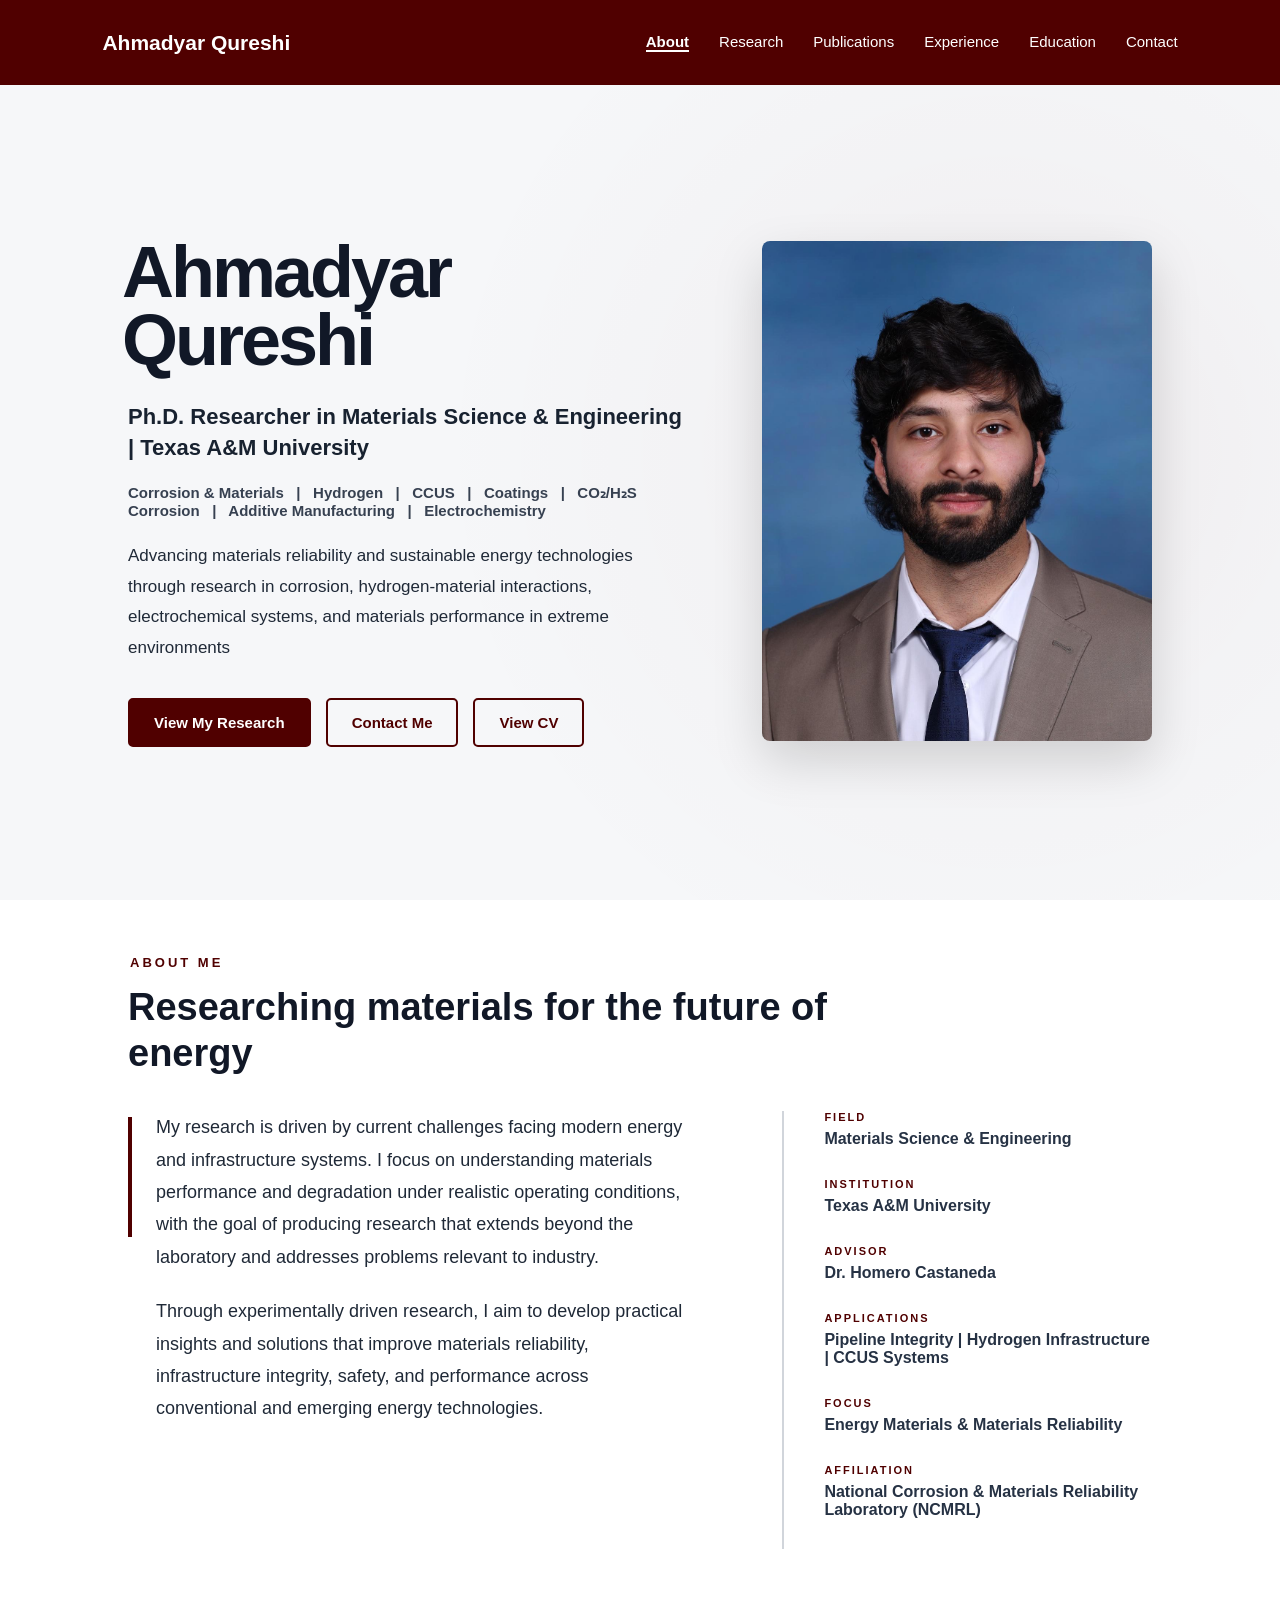
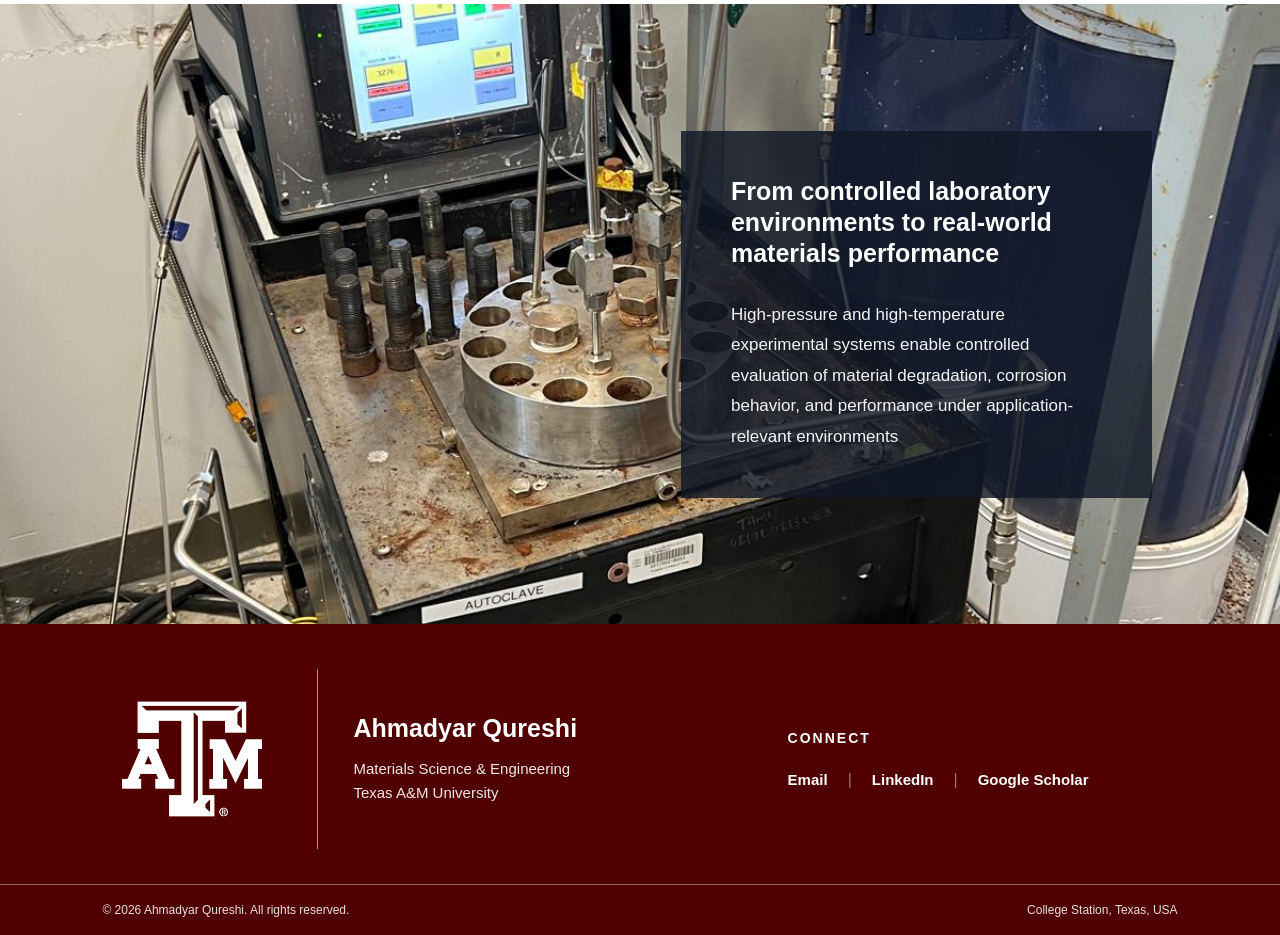
<file: index.html>
<!DOCTYPE html>
<html lang="en">

<head>
    <!-- Google tag (gtag.js) -->
<script async src="https://www.googletagmanager.com/gtag/js?id=G-66ZNJZ2GQD"></script>
<script>
  window.dataLayer = window.dataLayer || [];
  function gtag(){dataLayer.push(arguments);}
  gtag('js', new Date());

  gtag('config', 'G-66ZNJZ2GQD');
</script>
    <meta charset="UTF-8">
    <meta name="viewport" content="width=device-width, initial-scale=1.0">

    <title>Ahmadyar Qureshi | Materials Science & Engineering</title>

<meta name="description" content="Ahmadyar Qureshi is a Materials Science and Engineering researcher at Texas A&M University specializing in corrosion, materials reliability, hydrogen, CCUS, electrochemistry, coatings, and materials performance in extreme environments.">

<link rel="canonical" href="https://ahmadyar-qureshi.github.io/Ahmadyar-Website/">
<link rel="icon" type="image/png" href="images/favicon.png">
<meta property="og:title" content="Ahmadyar Qureshi | Materials Science & Engineering">
<meta property="og:description" content="Research in corrosion, materials reliability, hydrogen, CCUS, electrochemistry, coatings, and materials performance in extreme environments.">
<meta property="og:type" content="website">
<meta property="og:url" content="https://ahmadyar-qureshi.github.io/Ahmadyar-Website/">
<meta property="og:image" content="https://ahmadyar-qureshi.github.io/Ahmadyar-Website/images/profile.jpg.jpeg">
<link rel="stylesheet" href="style.css">
<script type="application/ld+json">
{
  "@context": "https://schema.org",
  "@type": "Person",
  "name": "Ahmadyar Qureshi",
  "url": "https://ahmadyar-qureshi.github.io/Ahmadyar-Website/",
  "image": "https://ahmadyar-qureshi.github.io/Ahmadyar-Website/images/profile.jpg.jpeg",
  "jobTitle": "Ph.D. Researcher in Materials Science & Engineering",
  "affiliation": {
    "@type": "CollegeOrUniversity",
    "name": "Texas A&M University"
  },
  "sameAs": [
    "https://www.linkedin.com/in/ahmadyar-qureshi/",
    "https://scholar.google.com/citations?user=AeHmugYAAAAJ&hl=en"
  ],
  "knowsAbout": [
    "Corrosion",
    "Materials Reliability",
    "Hydrogen",
    "Carbon Capture, Utilization and Storage",
    "Electrochemistry",
    "Coatings",
    "Additive Manufacturing"
  ]
}
</script>
<script type="application/ld+json">
{
  "@context": "https://schema.org",
  "@type": "WebSite",
  "name": "Ahmadyar Qureshi",
  "alternateName": "Ahmadyar Qureshi Research Portfolio",
  "url": "https://ahmadyar-qureshi.github.io/Ahmadyar-Website/"
}
</script>
</head>

<body>

    <!-- Navigation -->
    <nav>
        <div class="logo">
    <a href="index.html">Ahmadyar Qureshi</a>
</div>

<div class="nav-links">
    <a href="#about" class="active">About</a>
    <a href="research.html">Research</a>
    <a href="publications.html">Publications</a>
    <a href="experience.html">Experience</a>
    <a href="education.html">Education</a>
    <a href="contact.html">Contact</a>
</div>
<button class="menu-toggle" onclick="toggleMenu()" aria-label="Open navigation menu">
    ☰
</button>
    </nav>


    <!-- Home / Hero Section -->
    <main class="hero">

        <div class="hero-text">

            

            <h1>Ahmadyar<br>Qureshi</h1>

            <h2>
                Ph.D. Researcher in Materials Science & Engineering | Texas A&M University
            </h2>

            

            <p class="fields">
                Corrosion & Materials &nbsp; | &nbsp;
                Hydrogen &nbsp; | &nbsp;
                CCUS &nbsp; | &nbsp;
                Coatings &nbsp; | &nbsp;
                CO₂/H₂S Corrosion &nbsp; | &nbsp;
                Additive Manufacturing &nbsp; | &nbsp;
                Electrochemistry
                 
            </p>

            <p class="description">
                Advancing materials reliability and sustainable energy
                technologies through research in corrosion, hydrogen-material
                interactions, electrochemical systems, and materials performance
                in extreme environments
            </p>

            <div class="buttons">
    <a href="research.html" class="primary-button">View My Research</a>

    <a href="contact.html" class="secondary-button">Contact Me</a>

    <a href="documents/Ahmadyar-Qureshi-CV.pdf"
       class="secondary-button"
       target="_blank">
        View CV
    </a>
</div>

        </div>


        <div class="hero-image">
            <img src="images/profile.jpg.jpeg"
                 alt="Ahmadyar Qureshi">
        </div>

    </main>
<!-- About Section -->
<section id="about" class="about">

    <div class="section-heading">
        <p class="section-label">ABOUT ME</p>
        <h2>Researching materials for the future of energy</h2>
    </div>

   <div class="about-content">

    <div class="about-main">

        <div class="about-statement">
            <p>
                My research is driven by current challenges facing modern energy and
                infrastructure systems. I focus on understanding materials performance
                and degradation under realistic operating conditions, with the goal of
                producing research that extends beyond the laboratory and addresses
                problems relevant to industry.
            </p>

            <p>
                Through experimentally driven research, I aim to develop practical insights
                and solutions that improve materials reliability, infrastructure integrity,
                safety, and performance across conventional and emerging energy technologies.
            </p>
        </div>

    </div>

        <div class="about-details">

            <div class="detail">
                <span>FIELD</span>
                <p>Materials Science & Engineering</p>
            </div>

            <div class="detail">
                <span>INSTITUTION</span>
                <p>Texas A&M University</p>
            </div>
<div class="detail">
    <span>ADVISOR</span>
    <p>Dr. Homero Castaneda</p>
</div>
  <div class="detail">
    <span>APPLICATIONS</span>
    <p>Pipeline Integrity | Hydrogen Infrastructure | CCUS Systems</p>
</div>

<div class="detail">
    <span>FOCUS</span>
    <p>Energy Materials & Materials Reliability</p>
</div>

<div class="detail">
    <span>AFFILIATION</span>
    <p>
        <a href="https://www.tamucorrosionlab.com/"
           target="_blank"
           rel="noopener noreferrer"
           class="affiliation-link">
            National Corrosion & Materials Reliability Laboratory (NCMRL)
        </a>
    </p>
</div>
    </div>

</section>
<section class="industry-feature">

    <div class="industry-overlay">

        

        <h2>
            From controlled laboratory environments to real-world materials performance
        </h2>

        <p class="industry-description">
            High-pressure and high-temperature experimental systems enable controlled
    evaluation of material degradation, corrosion behavior, and performance
    under application-relevant environments
        </p>

    </div>

</section>
<!-- Footer -->
<footer class="footer">

    <div class="footer-main">

        <div class="footer-brand">

            <div class="footer-logo">
                <img src="images/tamu-logo.png" alt="Texas A&M University">
            </div>

            <div class="footer-brand-text">
                <h3>Ahmadyar Qureshi</h3>
                <p>Materials Science & Engineering</p>
                <p>Texas A&M University</p>
            </div>

        </div>

        <div class="footer-connect">

            <p class="footer-title">CONNECT</p>

            <div class="footer-links">

                <a href="mailto:ahmadyar@tamu.edu">
                    Email
                </a>

                <span>|</span>

                <a href="https://www.linkedin.com/in/ahmadyar-qureshi/"
                   target="_blank"
                   rel="noopener noreferrer">
                    LinkedIn
                </a>

                <span>|</span>

                <a href="https://scholar.google.com/citations?user=AeHmugYAAAAJ&hl=en"
                   target="_blank"
                   rel="noopener noreferrer">
                    Google Scholar
                </a>

            </div>

        </div>

    </div>

    <div class="footer-bottom">

        <p>© 2026 Ahmadyar Qureshi. All rights reserved.</p>

        <p>College Station, Texas, USA</p>

    </div>

</footer>

<script>
    function toggleMenu() {
        document.querySelector('.nav-links').classList.toggle('open');
    }
</script>
<button id="backToTop" aria-label="Back to top">↑</button>
<script>
const backToTop = document.getElementById("backToTop");

window.addEventListener("scroll", function () {
    if (window.scrollY > 400) {
        backToTop.classList.add("show");
    } else {
        backToTop.classList.remove("show");
    }
});

backToTop.addEventListener("click", function () {
    window.scrollTo({
        top: 0,
        behavior: "smooth"
    });
});
</script>
</body>
</html>
</file>
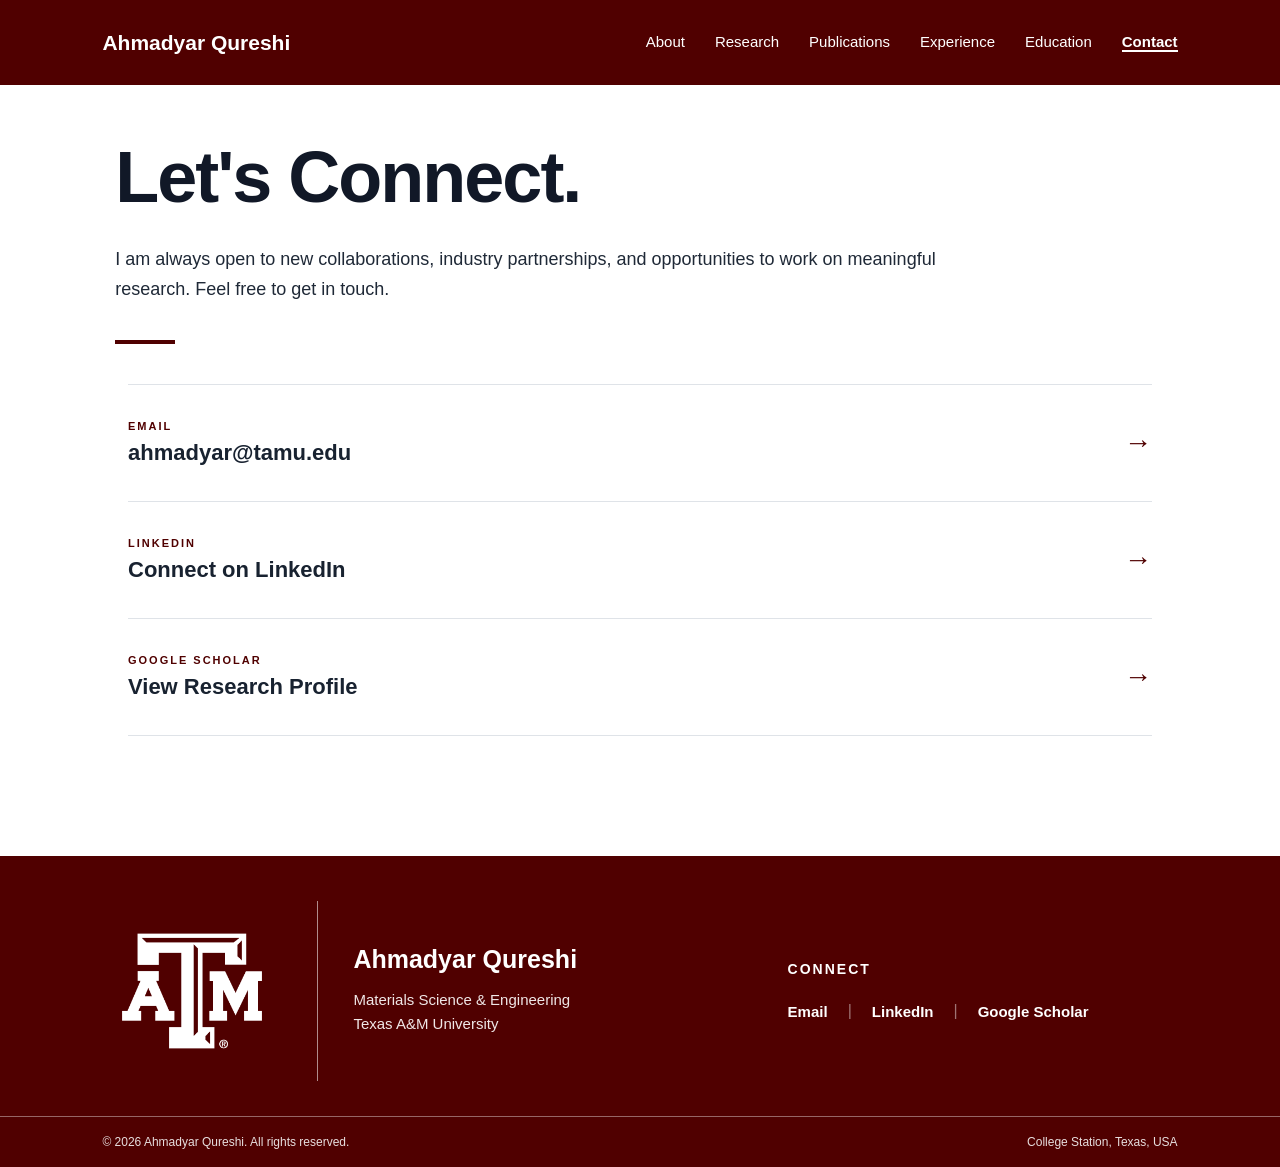
<file: contact.html>
<!DOCTYPE html>
<html lang="en">

<head>
    <link rel="icon" type="image/png" href="images/favicon.png">
    <meta charset="UTF-8">
    <meta name="viewport" content="width=device-width, initial-scale=1.0">

    <title>Contact | Ahmadyar Qureshi</title>

    <link rel="stylesheet" href="style.css">
</head>

<body>

    <nav>
        <div class="logo">
            <a href="index.html">Ahmadyar Qureshi</a>
        </div>

        <div class="nav-links">
            <a href="index.html#about">About</a>
            <a href="research.html">Research</a>
            <a href="publications.html">Publications</a>
            <a href="experience.html">Experience</a>
            <a href="education.html">Education</a>
            <a href="contact.html" class="active">Contact</a>
        </div>
        <button class="menu-toggle" onclick="toggleMenu()" aria-label="Open navigation menu">
    ☰
</button>
    </nav>


<section class="page-header contact-header">
        

        <h1>Let's Connect.</h1>

        <p>
             I am always open to new collaborations, industry partnerships,
    and opportunities to work on meaningful research.
    Feel free to get in touch.
        </p>

    </section>
<!-- Contact -->
<section class="contact-section">

    <div class="contact-links">

        <a href="mailto:ahmadyar@tamu.edu" class="contact-item">
            <div>
                <span>EMAIL</span>
                <h2>ahmadyar@tamu.edu</h2>
            </div>
            <div class="contact-arrow">→</div>
        </a>

        <a href="https://www.linkedin.com/in/ahmadyar-qureshi/"
           target="_blank"
           rel="noopener noreferrer"
           class="contact-item">
            <div>
                <span>LINKEDIN</span>
                <h2>Connect on LinkedIn</h2>
            </div>
            <div class="contact-arrow">→</div>
        </a>

        <a href="https://scholar.google.com/citations?user=AeHmugYAAAAJ&hl=en"
           target="_blank"
           rel="noopener noreferrer"
           class="contact-item">
            <div>
                <span>GOOGLE SCHOLAR</span>
                <h2>View Research Profile</h2>
            </div>
            <div class="contact-arrow">→</div>
        </a>

    </div>

</section>
<!-- Footer -->
<footer class="footer">

    <div class="footer-main">

        <div class="footer-brand">

            <div class="footer-logo">
                <img src="images/tamu-logo.png" alt="Texas A&M University">
            </div>

            <div class="footer-brand-text">
                <h3>Ahmadyar Qureshi</h3>
                <p>Materials Science & Engineering</p>
                <p>Texas A&M University</p>
            </div>

        </div>

        <div class="footer-connect">

            <p class="footer-title">CONNECT</p>

            <div class="footer-links">

                <a href="mailto:ahmadyar@tamu.edu">
                    Email
                </a>

                <span>|</span>

                <a href="https://www.linkedin.com/in/ahmadyar-qureshi/"
                   target="_blank"
                   rel="noopener noreferrer">
                    LinkedIn
                </a>

                <span>|</span>

                <a href="https://scholar.google.com/citations?user=AeHmugYAAAAJ&hl=en"
                   target="_blank"
                   rel="noopener noreferrer">
                    Google Scholar
                </a>

            </div>

        </div>

    </div>

    <div class="footer-bottom">

        <p>© 2026 Ahmadyar Qureshi. All rights reserved.</p>

        <p>College Station, Texas, USA</p>

    </div>

</footer>

<script>
    function toggleMenu() {
        document.querySelector('.nav-links').classList.toggle('open');
    }
</script>
<button id="backToTop" aria-label="Back to top">↑</button>
<script>
const backToTop = document.getElementById("backToTop");

window.addEventListener("scroll", function () {
    if (window.scrollY > 400) {
        backToTop.classList.add("show");
    } else {
        backToTop.classList.remove("show");
    }
});

backToTop.addEventListener("click", function () {
    window.scrollTo({
        top: 0,
        behavior: "smooth"
    });
});
</script>
</body>
</html>
</file>
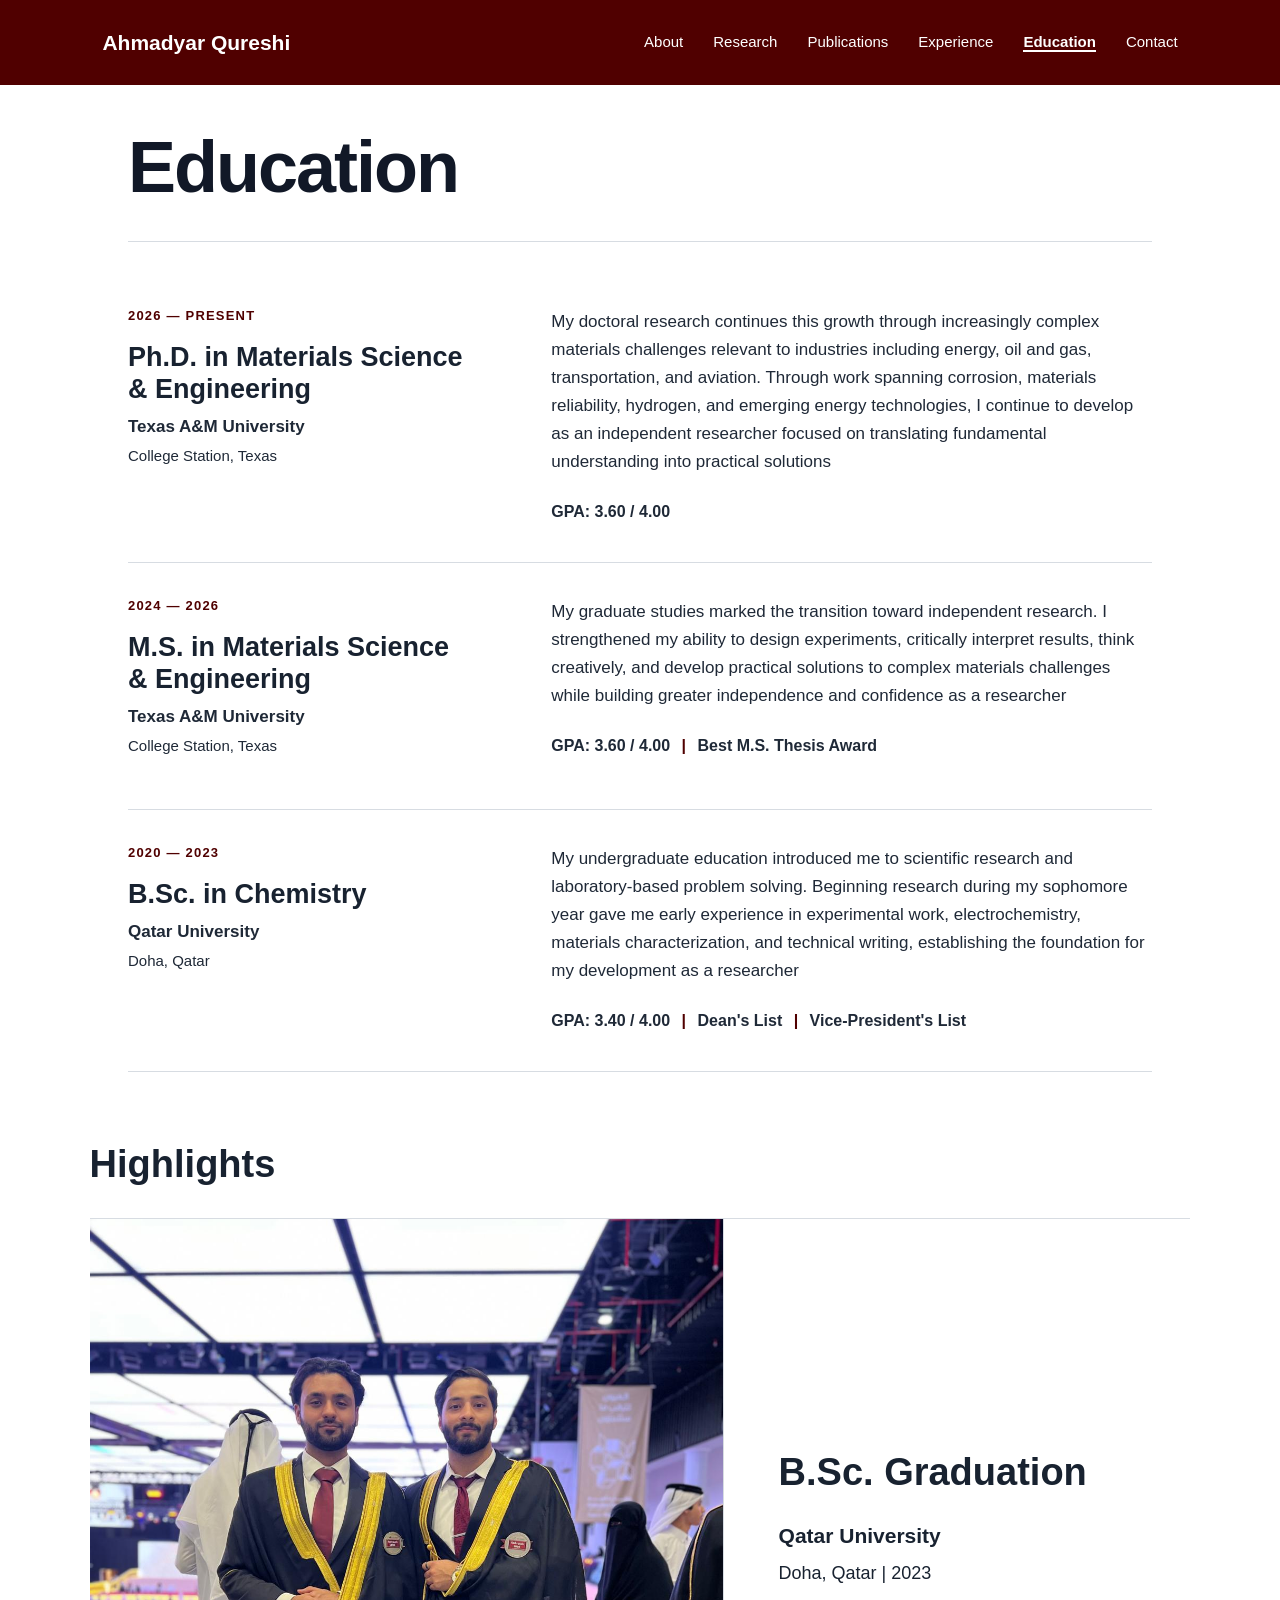
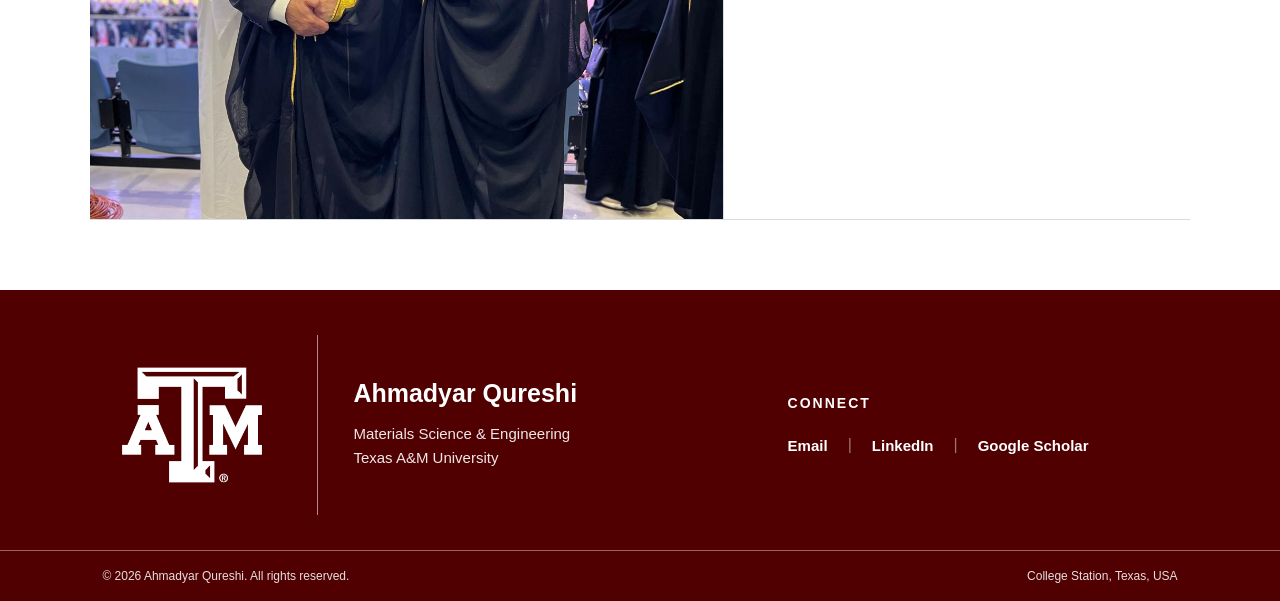
<file: education.html>
<!DOCTYPE html>
<html lang="en">

<head>
    <link rel="icon" type="image/png" href="images/favicon.png">
    <meta charset="UTF-8">
    <meta name="viewport" content="width=device-width, initial-scale=1.0">

    <title>Education | Ahmadyar Qureshi</title>

    <link rel="stylesheet" href="style.css">
</head>

<body>

    <nav>
        <div class="logo">
            <a href="index.html">Ahmadyar Qureshi</a>
        </div>

        <div class="nav-links">
            <a href="index.html#about">About</a>
            <a href="research.html">Research</a>
            <a href="publications.html">Publications</a>
            <a href="experience.html">Experience</a>
            <a href="education.html" class="active">Education</a>
            <a href="contact.html">Contact</a>
        </div>
        <button class="menu-toggle" onclick="toggleMenu()" aria-label="Open navigation menu">
    ☰
</button>
    </nav>

<section class="page-header education-header">
    <h1>Education</h1>
</section>
<!-- Education -->
<section class="education-section">

    <!-- PhD -->
    <div class="education-item">

        <div class="education-meta">
            <p class="education-date">2026 — PRESENT</p>

            <h2>Ph.D. in Materials Science & Engineering</h2>

            <h3>Texas A&M University</h3>

            <p class="education-location">
                College Station, Texas
            </p>
        </div>

        <div class="education-details">

            <p>
                My doctoral research continues this growth through increasingly complex materials challenges relevant to industries including energy, oil and gas, transportation, and aviation. Through work spanning corrosion, materials reliability, hydrogen, and emerging energy technologies, I continue to develop as an independent researcher focused on translating fundamental understanding into practical solutions
            </p>

            <div class="education-achievements">
                GPA: 3.60 / 4.00
            </div>

        </div>

    </div>


    <!-- Master's -->
    <div class="education-item">

        <div class="education-meta">
            <p class="education-date">2024 — 2026</p>

            <h2>M.S. in Materials Science & Engineering</h2>

            <h3>Texas A&M University</h3>

            <p class="education-location">
                College Station, Texas
            </p>
        </div>

        <div class="education-details">

            <p>
                My graduate studies marked the transition toward independent research. I strengthened my ability to design experiments, critically interpret results, think creatively, and develop practical solutions to complex materials challenges while building greater independence and confidence as a researcher
            </p>

            <div class="education-achievements">
                GPA: 3.60 / 4.00 <span>|</span> Best M.S. Thesis Award
            </div>

        </div>

    </div>


    <!-- Bachelor's -->
    <div class="education-item">

        <div class="education-meta">
            <p class="education-date">2020 — 2023</p>

            <h2>B.Sc. in Chemistry</h2>

            <h3>Qatar University</h3>

            <p class="education-location">
                Doha, Qatar
            </p>
        </div>

        <div class="education-details">

            <p>
                My undergraduate education introduced me to scientific research and laboratory-based problem solving. Beginning research during my sophomore year gave me early experience in experimental work, electrochemistry, materials characterization, and technical writing, establishing the foundation for my development as a researcher
            </p>

            <div class="education-achievements">
                GPA: 3.40 / 4.00 <span>|</span>
                Dean's List <span>|</span>
                Vice-President's List
            </div>

        </div>

    </div>

</section>


 <!-- Highlights -->
<!-- Highlights -->
<section class="highlights">

    <h2>Highlights</h2>

    <div class="highlight-slider">

        <div class="highlight-image">

            <img id="highlightImage"
                 src="images/graduation-bsc.jpeg"
                 alt="B.Sc. Graduation">

            <button class="highlight-arrow highlight-prev"
                    id="highlightPrev"
                    aria-label="Previous highlight">
                ←
            </button>

            <button class="highlight-arrow highlight-next"
                    id="highlightNext"
                    aria-label="Next highlight">
                →
            </button>

        </div>

        <div class="highlight-content">

            <div class="highlight-text">

                <h3 id="highlightTitle">B.Sc. Graduation</h3>

                <p id="highlightAffiliation">
                    Qatar University
                </p>

                <p id="highlightMeta">
                    Doha, Qatar | 2023
                </p>

            </div>

        </div>

    </div>
</section>
<!-- Footer -->
<footer class="footer">

    <div class="footer-main">

        <div class="footer-brand">

            <div class="footer-logo">
                <img src="images/tamu-logo.png" alt="Texas A&M University">
            </div>

            <div class="footer-brand-text">
                <h3>Ahmadyar Qureshi</h3>
                <p>Materials Science & Engineering</p>
                <p>Texas A&M University</p>
            </div>

        </div>

        <div class="footer-connect">

            <p class="footer-title">CONNECT</p>

            <div class="footer-links">

                <a href="mailto:ahmadyar@tamu.edu">
                    Email
                </a>

                <span>|</span>

                <a href="https://www.linkedin.com/in/ahmadyar-qureshi/"
                   target="_blank"
                   rel="noopener noreferrer">
                    LinkedIn
                </a>

                <span>|</span>

                <a href="https://scholar.google.com/citations?user=AeHmugYAAAAJ&hl=en"
                   target="_blank"
                   rel="noopener noreferrer">
                    Google Scholar
                </a>

            </div>

        </div>

    </div>

    <div class="footer-bottom">

        <p>© 2026 Ahmadyar Qureshi. All rights reserved.</p>

        <p>College Station, Texas, USA</p>

    </div>


</footer>

<script>
    
const highlights = [
    {
        image: "images/graduation-bsc.jpeg",
        title: "B.Sc. Graduation",
        affiliation: "Qatar University",
        meta: "Doha, Qatar | 2023"
    },
    {
        image: "images/graduation-ms.jpeg",
        title: "M.S. Graduation",
        affiliation: "Texas A&M University",
        meta: "College Station, Texas | 2026"
    },
    {
        image: "images/best-ms-thesis.jpeg",
        title: "Receiving the Best M.S. Thesis Award in Materials Science and Engineering Department",
        affiliation: "Texas A&M University",
        meta: "College Station, Texas | 2026"
    },
    {
        image: "images/conference-1.jpeg",
        title: "Presenting My Research on Smart Self-Healing Coatings at the Annual ACS Conference",
        affiliation: "American Chemical Society (ACS)",
        meta: "Indianapolis, Indiana | 2023"
    },
    
    {
        image: "images/tms.jpeg",
        title: "Attending the TMS Annual Meeting",
        affiliation: "The Minerals, Metals & Materials Society (TMS)",
        meta: "Las Vegas, Nevadad | 2026"
    },
    {
        image: "images/conference 2.jpeg",
        title: "Presenting My Research on Smart Self-Healing Coatings at the Annual ACS Conference",
        affiliation: "American Chemical Society (ACS)",
        meta: "San Francisco, California | 2023"
    },
    {
        image: "images/acs.jpeg",
        title: "Organizing the Annual ACS International Conference",
        affiliation: "American Chemical Society (ACS)",
        meta: "Doha, Qatar | 2022"
    },
    {
        image: "images/chiyoda.jpeg",
        title: "Final Presentation to Management",
        affiliation: "Chiyoda Al Mana Engineering, Japan",
        meta: "Doha, Qatar | 2023"
    },
    {
        image: "images/cricket.jpeg",
        title: "Qatar University Cricket Team — Gold Medal",
        affiliation: "Qatar University",
        meta: "Doha, Qatar | 2024"
    },
    
];

let currentHighlight = 0;

const highlightImage = document.getElementById("highlightImage");
const highlightTitle = document.getElementById("highlightTitle");
const highlightAffiliation = document.getElementById("highlightAffiliation");
const highlightMeta = document.getElementById("highlightMeta");

function showHighlight() {
    const item = highlights[currentHighlight];

    highlightImage.style.opacity = "0";

    setTimeout(() => {
        highlightImage.src = item.image;
highlightImage.alt = item.title;
        highlightTitle.textContent = item.title;
        highlightAffiliation.textContent = item.affiliation;
        highlightMeta.textContent = item.meta;

        highlightImage.style.opacity = "1";
    }, 200);
}

function nextHighlight() {
    currentHighlight++;

    if (currentHighlight >= highlights.length) {
        currentHighlight = 0;
    }

    showHighlight();
}
function previousHighlight() {
    currentHighlight--;

    if (currentHighlight < 0) {
        currentHighlight = highlights.length - 1;
    }

    showHighlight();
}

document.getElementById("highlightNext").addEventListener("click", () => {
    nextHighlight();
});

document.getElementById("highlightPrev").addEventListener("click", () => {
    previousHighlight();
});
setInterval(nextHighlight, 5000);


/* Mobile navigation */
function toggleMenu() {
    document.querySelector('.nav-links').classList.toggle('open');
}

</script>
<button id="backToTop" aria-label="Back to top">↑</button>
<script>
const backToTop = document.getElementById("backToTop");

window.addEventListener("scroll", function () {
    if (window.scrollY > 400) {
        backToTop.classList.add("show");
    } else {
        backToTop.classList.remove("show");
    }
});

backToTop.addEventListener("click", function () {
    window.scrollTo({
        top: 0,
        behavior: "smooth"
    });
});
</script>
</body>
</html>
</file>
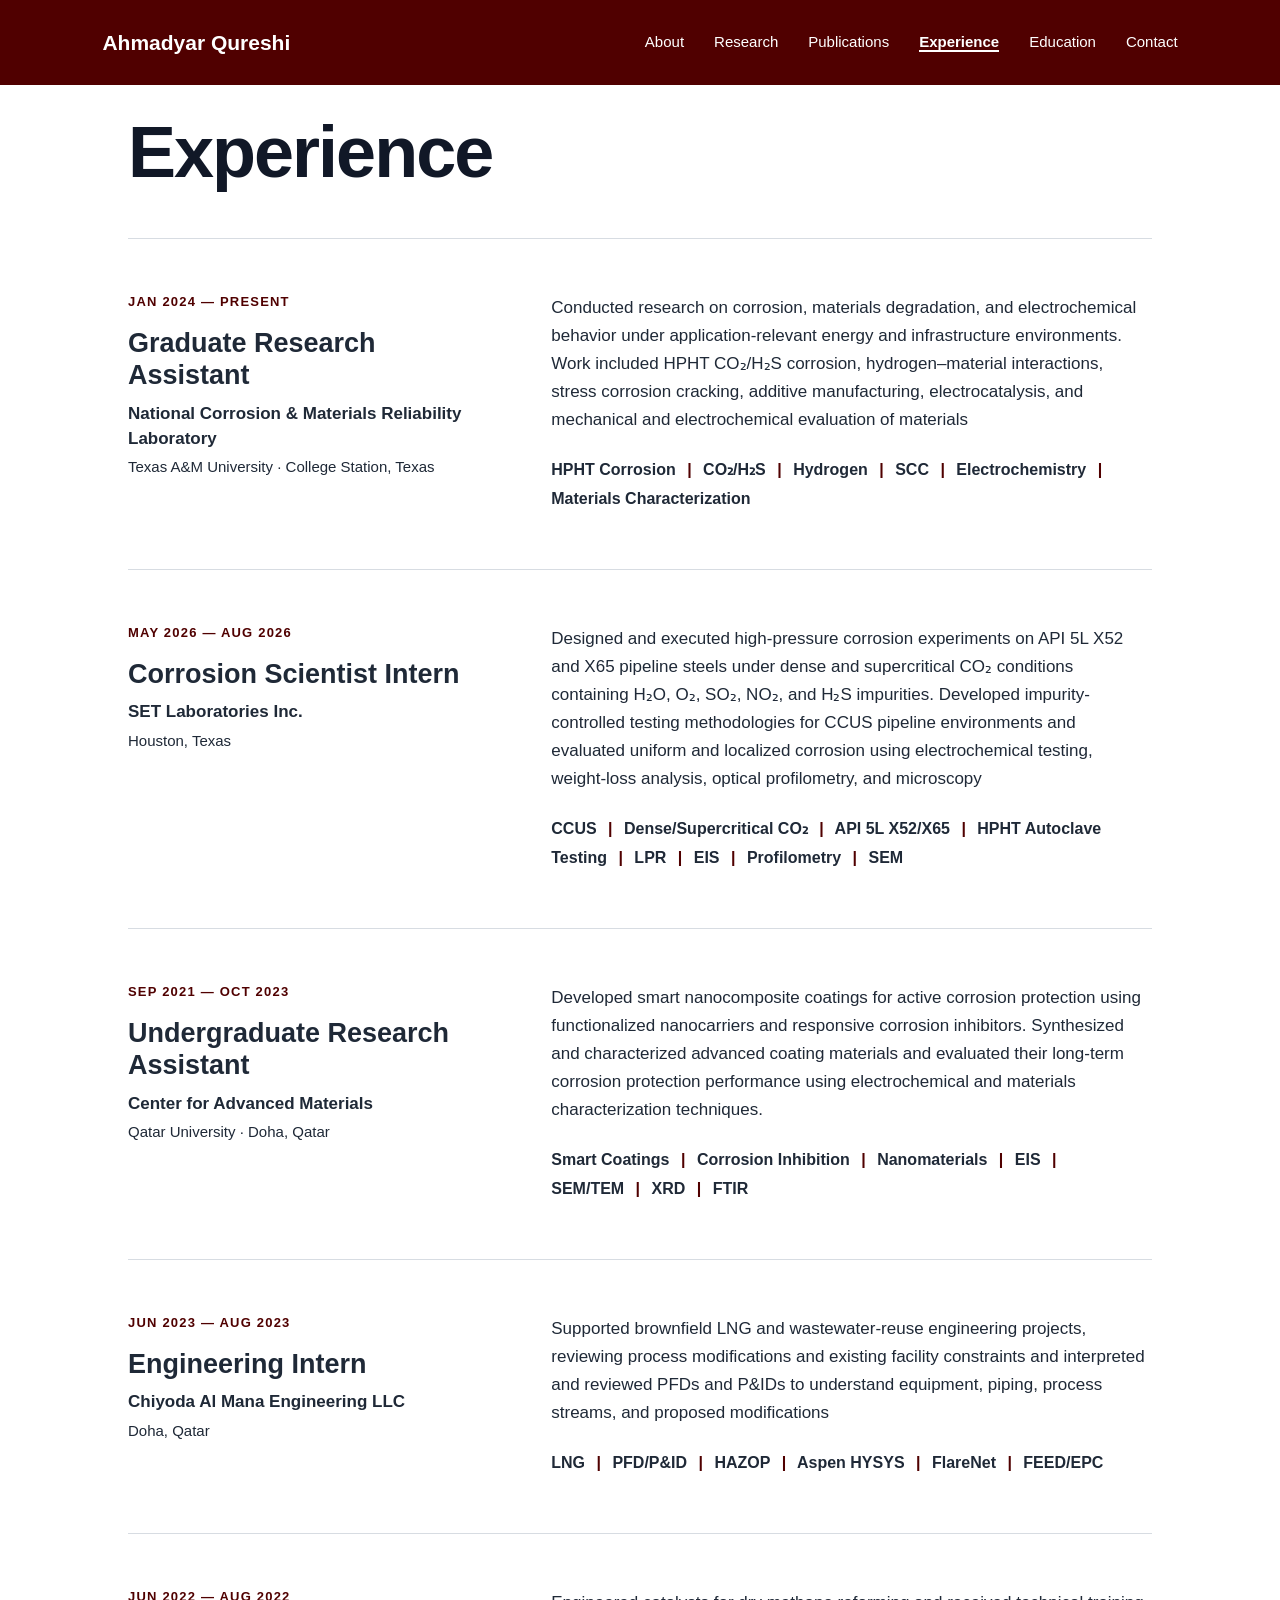
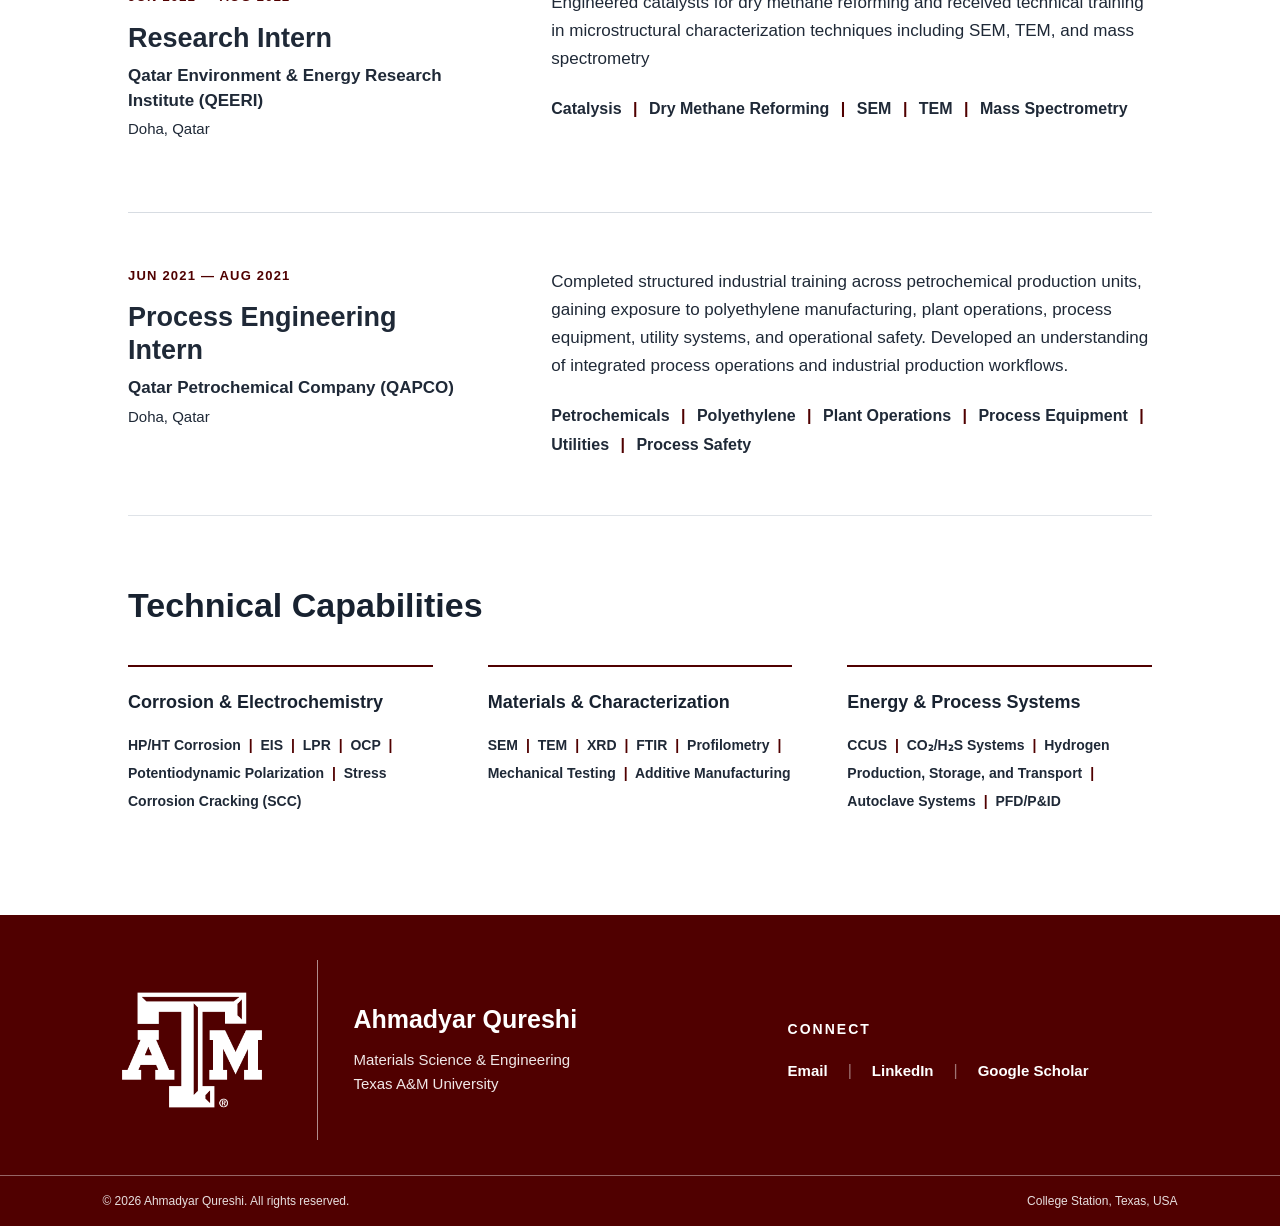
<file: experience.html>
<!DOCTYPE html>
<html lang="en">

<head>
    <link rel="icon" type="image/png" href="images/favicon.png">
    <meta charset="UTF-8">
    <meta name="viewport" content="width=device-width, initial-scale=1.0">

    <title>Experience | Ahmadyar Qureshi</title>

    <link rel="stylesheet" href="style.css">
</head>

<body>

    <nav>
        <div class="logo">
            <a href="index.html">Ahmadyar Qureshi</a>
        </div>

        <div class="nav-links">
            <a href="index.html#about">About</a>
            <a href="research.html">Research</a>
            <a href="publications.html">Publications</a>
            <a href="experience.html" class="active">Experience</a>
            <a href="education.html">Education</a>
            <a href="contact.html">Contact</a>
        </div>
        <button class="menu-toggle" onclick="toggleMenu()" aria-label="Open navigation menu">
    ☰
</button>
    </nav>


    <section class="page-header experience-header">
    <h1>Experience</h1>
</section>
<!-- Experience Timeline -->
<section class="experience-section">

    <!-- Texas A&M -->
    <!-- Texas A&M -->
<div class="experience-item">

    <div class="experience-meta">
        <p class="experience-date">JAN 2024 — PRESENT</p>

        <h2>Graduate Research Assistant</h2>

        <h3>National Corrosion & Materials Reliability Laboratory</h3>

        <p class="experience-location">
            Texas A&M University · College Station, Texas
        </p>
    </div>

    <div class="experience-details">

        <p>
            Conducted research on corrosion, materials degradation, and
    electrochemical behavior under application-relevant energy and
    infrastructure environments. Work included HPHT CO₂/H₂S corrosion,
    hydrogen–material interactions, stress corrosion cracking,
    additive manufacturing, electrocatalysis, and mechanical and
    electrochemical evaluation of materials
        </p>

        <div class="experience-skills">
            HPHT Corrosion <span>|</span>
            CO₂/H₂S <span>|</span>
            Hydrogen <span>|</span>
            SCC <span>|</span>
            Electrochemistry <span>|</span>
            Materials Characterization
        </div>

    </div>

</div>

    <!-- SET Laboratories -->
<div class="experience-item">

    <div class="experience-meta">
        <p class="experience-date">MAY 2026 — AUG 2026</p>

        <h2>Corrosion Scientist Intern</h2>

        <h3>SET Laboratories Inc.</h3>

        <p class="experience-location">
            Houston, Texas
        </p>
    </div>

    <div class="experience-details">

        <p>
            Designed and executed high-pressure corrosion experiments on
            API 5L X52 and X65 pipeline steels under dense and supercritical
            CO₂ conditions containing H₂O, O₂, SO₂, NO₂, and H₂S impurities.
            Developed impurity-controlled testing methodologies for CCUS
            pipeline environments and evaluated uniform and localized corrosion
            using electrochemical testing, weight-loss analysis, optical
            profilometry, and microscopy
        </p>

        <div class="experience-skills">
            CCUS <span>|</span>
            Dense/Supercritical CO₂ <span>|</span>
            API 5L X52/X65 <span>|</span>
            HPHT Autoclave Testing <span>|</span>
            LPR <span>|</span>
            EIS <span>|</span>
            Profilometry <span>|</span>
            SEM
        </div>

    </div>

</div>
 <!-- Qatar University -->
<div class="experience-item">

    <div class="experience-meta">
        <p class="experience-date">SEP 2021 — OCT 2023</p>

        <h2>Undergraduate Research Assistant</h2>

        <h3>Center for Advanced Materials</h3>

        <p class="experience-location">
            Qatar University · Doha, Qatar
        </p>
    </div>

    <div class="experience-details">

        <p>
            Developed smart nanocomposite coatings for active corrosion
            protection using functionalized nanocarriers and responsive
            corrosion inhibitors. Synthesized and characterized advanced
            coating materials and evaluated their long-term corrosion
            protection performance using electrochemical and materials
            characterization techniques.
        </p>
<div class="experience-skills">
    <span class="skill-item">Smart Coatings <b>|</b></span>
    <span class="skill-item">Corrosion Inhibition <b>|</b></span>
    <span class="skill-item">Nanomaterials <b>|</b></span>
    <span class="skill-item">EIS <b>|</b></span>
    <span class="skill-item">SEM/TEM <b>|</b></span>
    <span class="skill-item">XRD <b>|</b></span>
    <span class="skill-item">FTIR</span>
</div>

    </div>

</div>
    <!-- Chiyoda -->
<div class="experience-item">

    <div class="experience-meta">
        <p class="experience-date">JUN 2023 — AUG 2023</p>

        <h2>Engineering Intern</h2>

        <h3>Chiyoda Al Mana Engineering LLC</h3>

        <p class="experience-location">
            Doha, Qatar
        </p>
    </div>

    <div class="experience-details">

        <p>
            Supported brownfield LNG and wastewater-reuse engineering projects, reviewing process modifications and existing facility constraints and interpreted and reviewed PFDs and P&IDs to understand equipment, piping, process streams, and proposed modifications

        </p>

        <div class="experience-skills">
            LNG <span>|</span>
            PFD/P&amp;ID <span>|</span>
            HAZOP <span>|</span>
            Aspen HYSYS <span>|</span>
            FlareNet <span>|</span>
            FEED/EPC
        </div>

    </div>

</div>
    <!-- QEERI -->
<div class="experience-item">

    <div class="experience-meta">
        <p class="experience-date">JUN 2022 — AUG 2022</p>

        <h2>Research Intern</h2>

        <h3>Qatar Environment &amp; Energy Research Institute (QEERI)</h3>

        <p class="experience-location">
            Doha, Qatar
        </p>
    </div>

    <div class="experience-details">

        <p>
            Engineered catalysts for dry methane reforming and received technical training in microstructural characterization techniques including SEM, TEM, and mass spectrometry 
        </p>

        <div class="experience-skills">
            Catalysis <span>|</span>
            Dry Methane Reforming <span>|</span>
            SEM <span>|</span>
            TEM <span>|</span>
            Mass Spectrometry
        </div>

    </div>

</div>
   
   <!-- QAPCO -->
<div class="experience-item">

    <div class="experience-meta">
        <p class="experience-date">JUN 2021 — AUG 2021</p>

        <h2>Process Engineering Intern</h2>

        <h3>Qatar Petrochemical Company (QAPCO)</h3>

        <p class="experience-location">
            Doha, Qatar
        </p>
    </div>

    <div class="experience-details">

        <p>
            Completed structured industrial training across petrochemical
            production units, gaining exposure to polyethylene manufacturing,
            plant operations, process equipment, utility systems, and
            operational safety. Developed an understanding of integrated
            process operations and industrial production workflows.
        </p>

        <div class="experience-skills">
    <span class="skill-item">Petrochemicals <b>|</b></span>
    <span class="skill-item">Polyethylene <b>|</b></span>
    <span class="skill-item">Plant Operations <b>|</b></span>
    <span class="skill-item">Process Equipment <b>|</b></span>
    <span class="skill-item">Utilities <b>|</b></span>
    <span class="skill-item">Process Safety</span>
</div>

    </div>

</div>

</section>
<!-- Technical Expertise -->
<section class="technical-expertise">

    <div class="expertise-heading">
        
        <h2>Technical Capabilities</h2>
    </div>

    <div class="expertise-grid">

        <div class="expertise-column">
            <h3>Corrosion & Electrochemistry</h3>
            <p>
                HP/HT Corrosion <span>|</span>
                EIS <span>|</span>
                LPR <span>|</span>
                OCP <span>|</span>
                Potentiodynamic Polarization <span>|</span>
                Stress Corrosion Cracking (SCC)
            </p>
        </div>

        <div class="expertise-column">
            <h3>Materials & Characterization</h3>
            <p>
                SEM <span>|</span>
                TEM <span>|</span>
                XRD <span>|</span>
                FTIR <span>|</span>
                Profilometry <span>|</span>
                Mechanical Testing <span>|</span>
                Additive Manufacturing
            </p>
        </div>

        <div class="expertise-column">
            <h3>Energy & Process Systems</h3>
            <p>
                CCUS <span>|</span>
                CO₂/H₂S Systems <span>|</span>
                Hydrogen Production, Storage, and Transport <span>|</span>
        
                Autoclave Systems <span>|</span>
                
                PFD/P&amp;ID
            </p>
        </div>

    </div>

</section>
<!-- Footer -->
<footer class="footer">

    <div class="footer-main">

        <div class="footer-brand">

            <div class="footer-logo">
                <img src="images/tamu-logo.png" alt="Texas A&M University">
            </div>

            <div class="footer-brand-text">
                <h3>Ahmadyar Qureshi</h3>
                <p>Materials Science & Engineering</p>
                <p>Texas A&M University</p>
            </div>

        </div>

        <div class="footer-connect">

            <p class="footer-title">CONNECT</p>

            <div class="footer-links">

                <a href="mailto:ahmadyar@tamu.edu">
                    Email
                </a>

                <span>|</span>

                <a href="https://www.linkedin.com/in/ahmadyar-qureshi/"
                   target="_blank"
                   rel="noopener noreferrer">
                    LinkedIn
                </a>

                <span>|</span>

                <a href="https://scholar.google.com/citations?user=AeHmugYAAAAJ&hl=en"
                   target="_blank"
                   rel="noopener noreferrer">
                    Google Scholar
                </a>

            </div>

        </div>

    </div>

    <div class="footer-bottom">

        <p>© 2026 Ahmadyar Qureshi. All rights reserved.</p>

        <p>College Station, Texas, USA</p>

    </div>

</footer>

<script>
    function toggleMenu() {
        document.querySelector('.nav-links').classList.toggle('open');
    }
</script>
<button id="backToTop" aria-label="Back to top">↑</button>
<script>
const backToTop = document.getElementById("backToTop");

window.addEventListener("scroll", function () {
    if (window.scrollY > 400) {
        backToTop.classList.add("show");
    } else {
        backToTop.classList.remove("show");
    }
});

backToTop.addEventListener("click", function () {
    window.scrollTo({
        top: 0,
        behavior: "smooth"
    });
});
</script>
</body>
</html>
</file>
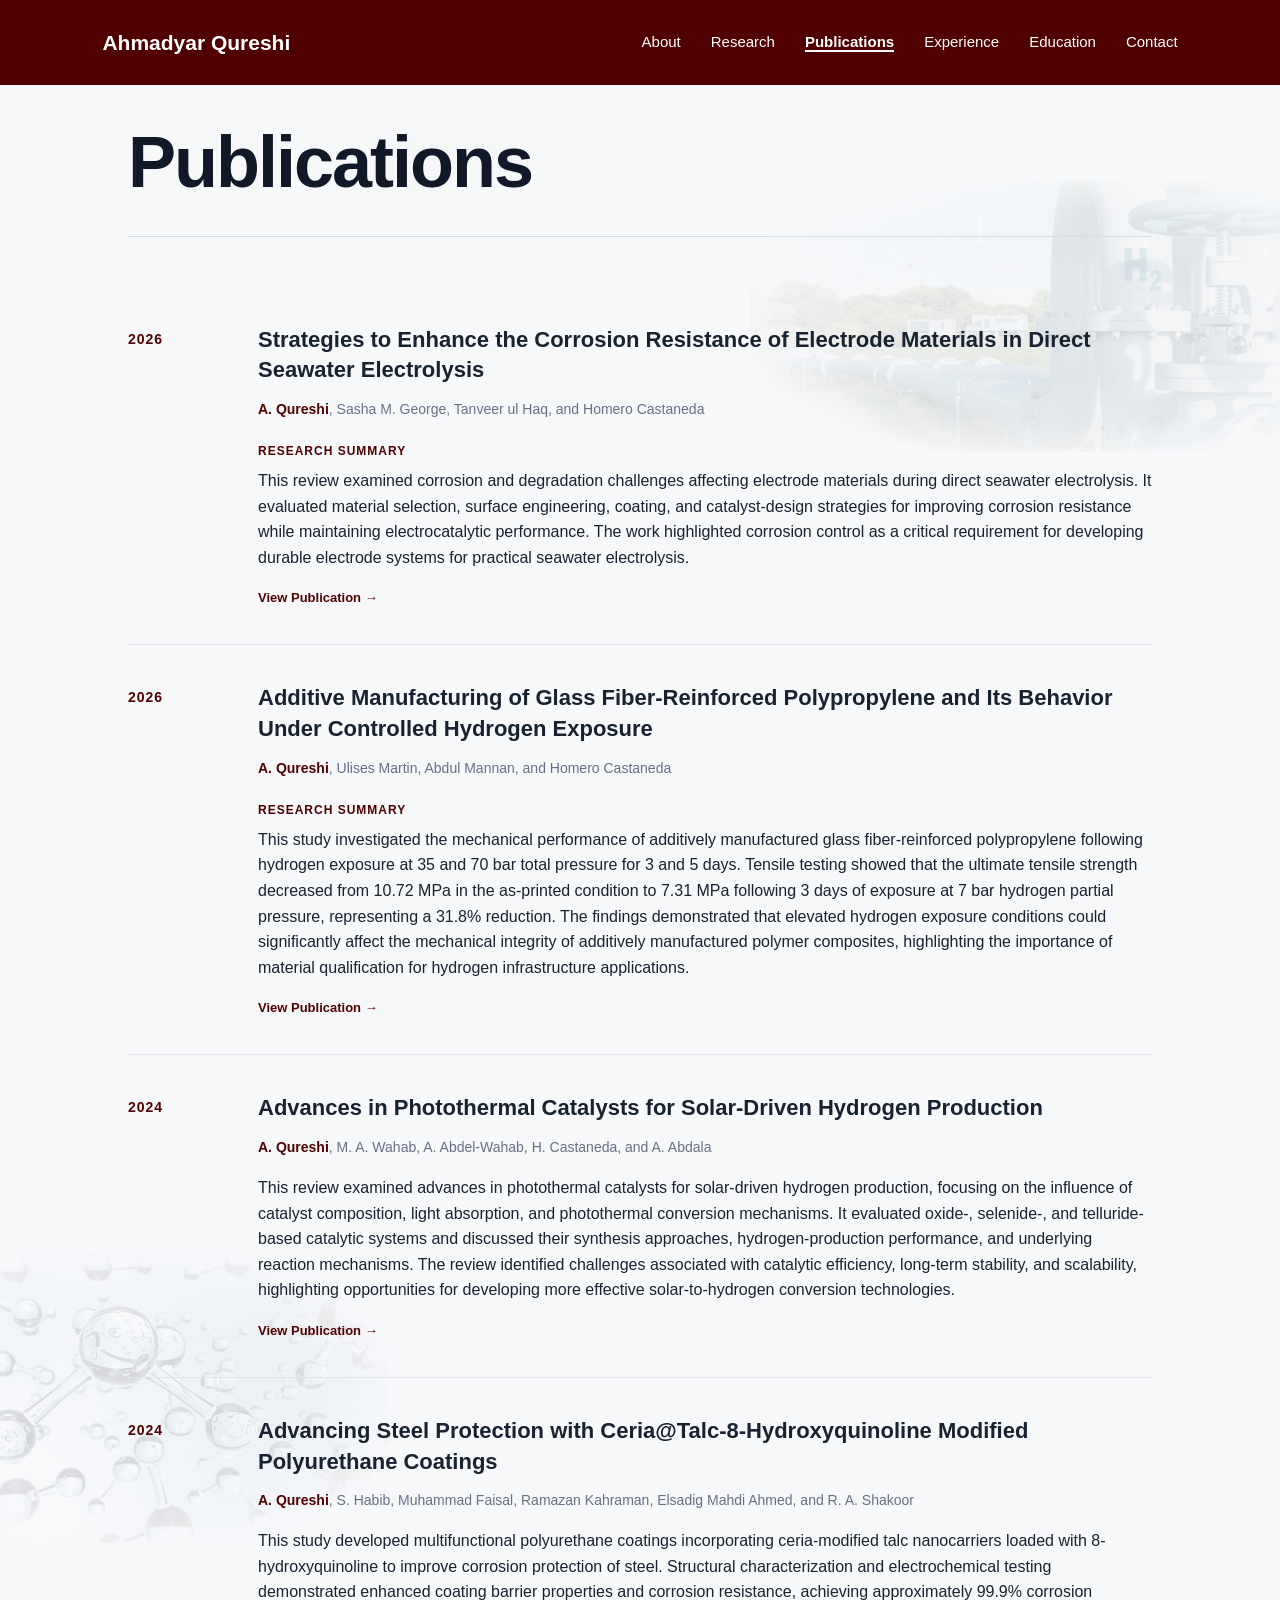
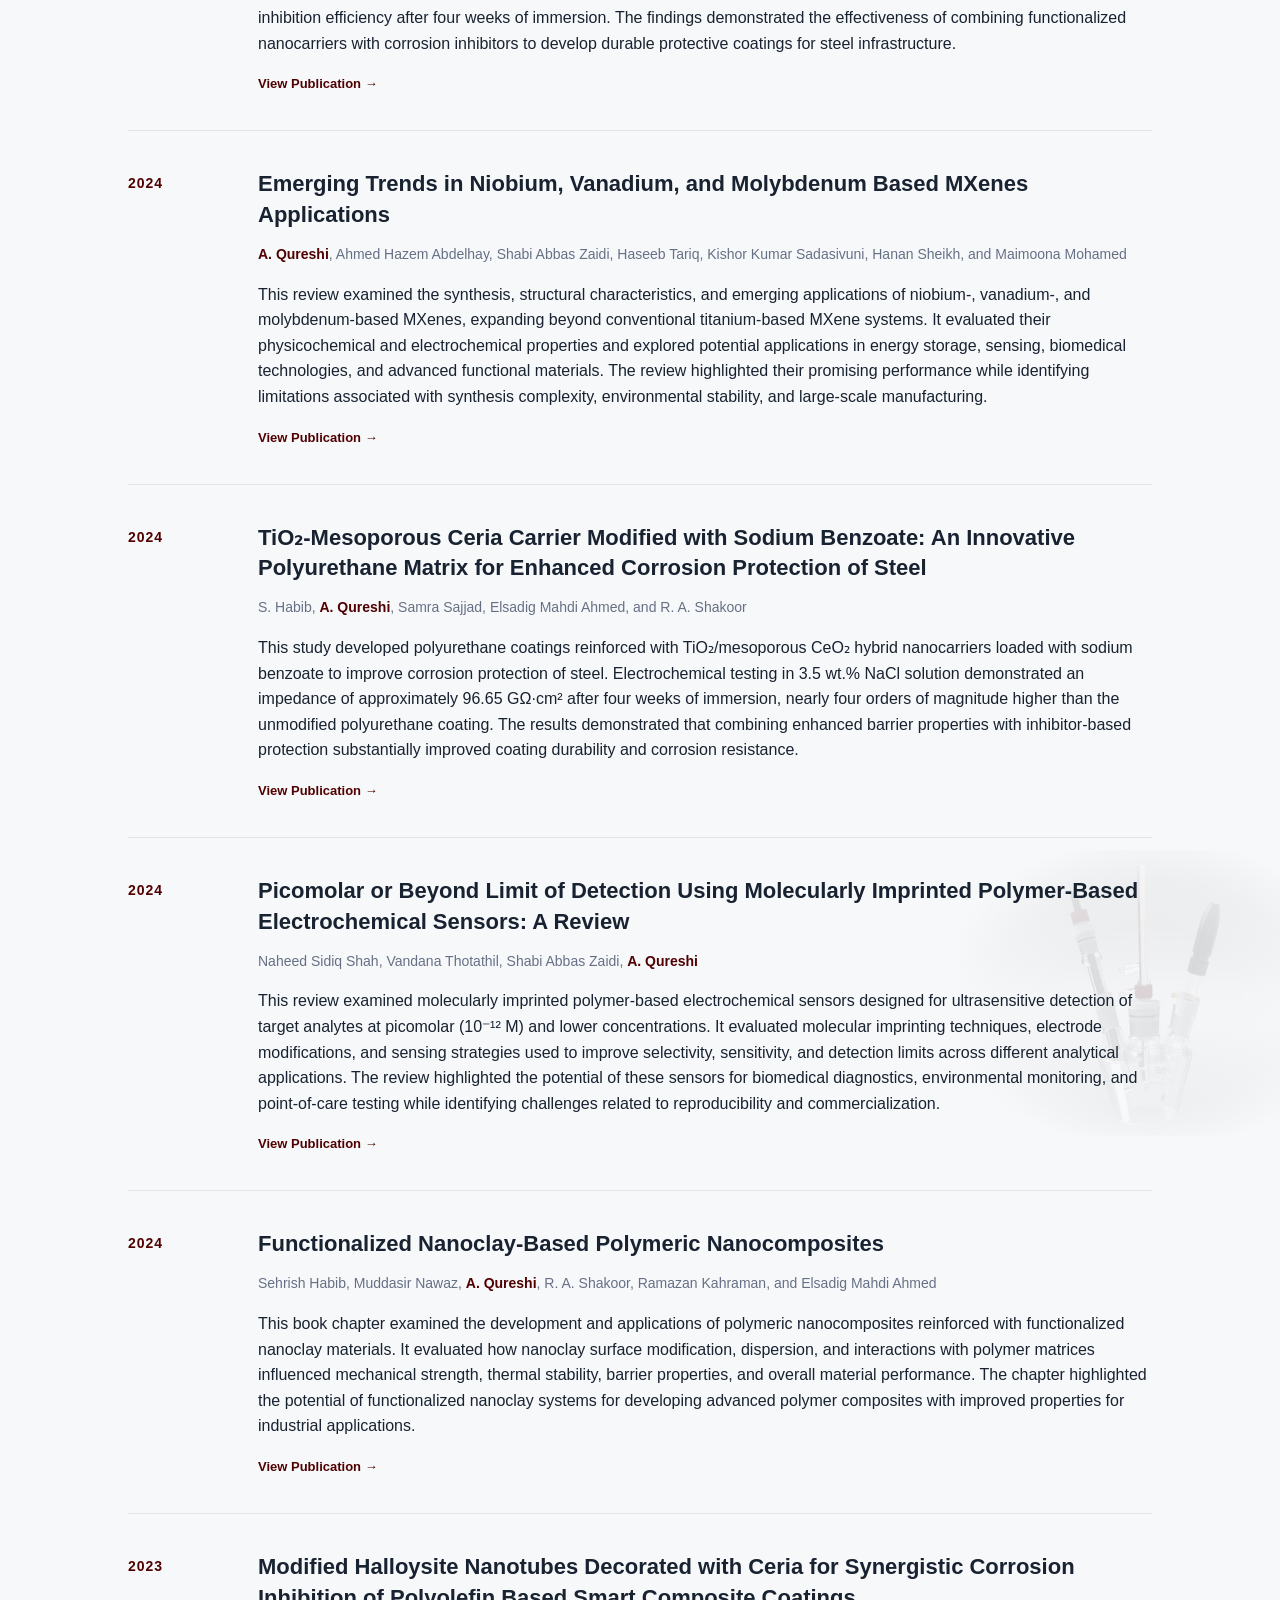
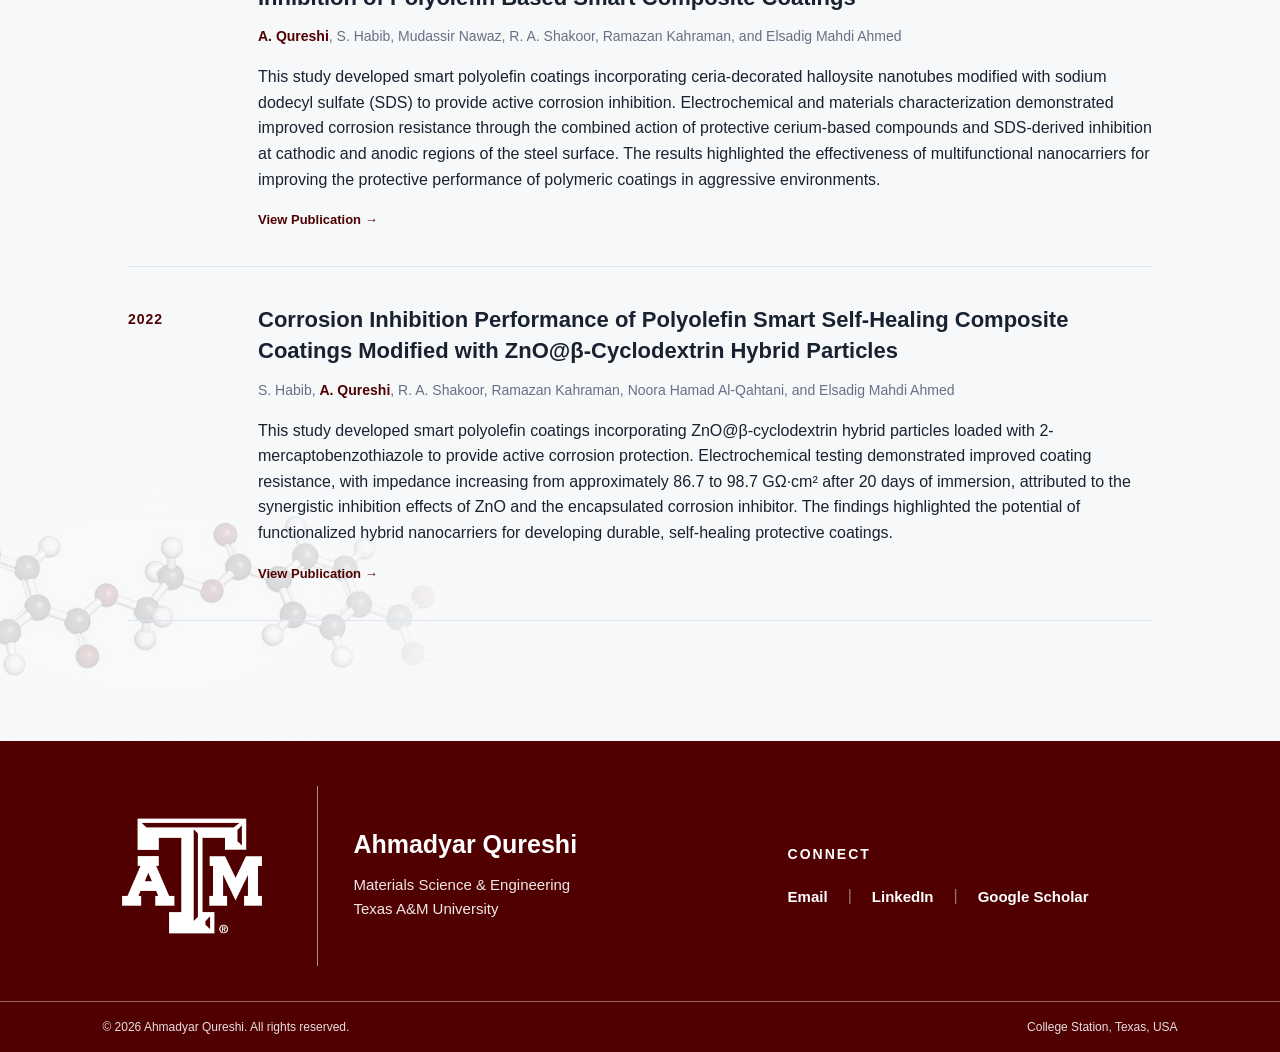
<file: publications.html>
<!DOCTYPE html>
<html lang="en">

<head>
    <link rel="icon" type="image/png" href="images/favicon.png">
    <meta charset="UTF-8">
    <meta name="viewport" content="width=device-width, initial-scale=1.0">

    <title>Publications | Ahmadyar Qureshi</title>

    <link rel="stylesheet" href="style.css">
</head>

<body class="publications-page">
<div class="pub-backgrounds">
    <img src="images/pub-hydrogen.avif" class="pub-bg bg-1" alt="">
    <img src="images/pub-molecule.webp" class="pub-bg bg-2" alt="">
    <img src="images/pub-electrochem.jfif" class="pub-bg bg-3" alt="">
    <img src="images/pub-polymer.jfif" class="pub-bg bg-4" alt="">
    <img src="images/pub-autoclaves.jfif" class="pub-bg bg-5" alt="">
</div>
    <nav>
        <div class="logo">
            <a href="index.html">Ahmadyar Qureshi</a>
        </div>

        <div class="nav-links">
            <a href="index.html#about">About</a>
            <a href="research.html">Research</a>
            <a href="publications.html" class="active">Publications</a>
            <a href="experience.html">Experience</a>
            <a href="education.html">Education</a>
            <a href="contact.html">Contact</a>
        </div>
        <button class="menu-toggle" onclick="toggleMenu()" aria-label="Open navigation menu">
    ☰
</button>
    </nav>


    <section class="page-header">

        

        <h1>Publications</h1>


    </section>
<!-- Publication List -->
<section class="publication-section">

    <!-- 2026 -->
    

    <article class="publication">
        <div class="pub-number">2026</div>
        <div class="pub-content">
            
            <h2>Strategies to Enhance the Corrosion Resistance of Electrode Materials in Direct Seawater Electrolysis</h2>
            <p class="pub-authors">
    <strong>A. Qureshi</strong>, Sasha M. George,
    Tanveer ul Haq, and Homero Castaneda
</p>
<p class="pub-summary-label">RESEARCH SUMMARY</p>
<p class="pub-summary">
    This review examined corrosion and degradation challenges affecting electrode
    materials during direct seawater electrolysis. It evaluated material selection,
    surface engineering, coating, and catalyst-design strategies for improving
    corrosion resistance while maintaining electrocatalytic performance. The work
    highlighted corrosion control as a critical requirement for developing durable
    electrode systems for practical seawater electrolysis.
</p>
            <a href="https://doi.org/10.1016/j.ijhydene.2026.157473"
               target="_blank" rel="noopener noreferrer">View Publication →</a>
        </div>
    </article>

    <article class="publication">
        <div class="pub-number">2026</div>
        <div class="pub-content">
            
            <h2>Additive Manufacturing of Glass Fiber-Reinforced Polypropylene and Its Behavior Under Controlled Hydrogen Exposure</h2>
            <p class="pub-authors">
    <strong>A. Qureshi</strong>, Ulises Martin,
    Abdul Mannan, and Homero Castaneda
</p>
<p class="pub-summary-label">RESEARCH SUMMARY</p>

<p class="pub-summary">
    This study investigated the mechanical performance of additively manufactured glass fiber-reinforced polypropylene following hydrogen exposure at 35 and 70 bar total pressure for 3 and 5 days. Tensile testing showed that the ultimate tensile strength decreased from 10.72 MPa in the as-printed condition to 7.31 MPa following 3 days of exposure at 7 bar hydrogen partial pressure, representing a 31.8% reduction. The findings demonstrated that elevated hydrogen exposure conditions could significantly affect the mechanical integrity of additively manufactured polymer composites, highlighting the importance of material qualification for hydrogen infrastructure applications.
</p>
            <a href="https://doi.org/10.1002/pc.71564"
               target="_blank" rel="noopener noreferrer">View Publication →</a>
        </div>
    </article>


    <!-- 2024 -->
    

    <article class="publication">
        <div class="pub-number">2024</div>
        <div class="pub-content">
            
            <h2>Advances in Photothermal Catalysts for Solar-Driven Hydrogen Production</h2>
            <p class="pub-authors">
                <strong>A. Qureshi</strong>, M. A. Wahab, A. Abdel-Wahab,
                H. Castaneda, and A. Abdala
            </p>
            <p class="pub-summary">
This review examined advances in photothermal catalysts for solar-driven hydrogen production, focusing on the influence of catalyst composition, light absorption, and photothermal conversion mechanisms. It evaluated oxide-, selenide-, and telluride-based catalytic systems and discussed their synthesis approaches, hydrogen-production performance, and underlying reaction mechanisms. The review identified challenges associated with catalytic efficiency, long-term stability, and scalability, highlighting opportunities for developing more effective solar-to-hydrogen conversion technologies.</p>
            <a href="https://doi.org/10.1016/j.ijhydene.2024.11.1242"
               target="_blank" rel="noopener noreferrer">View Publication →</a>
        </div>
    </article>

    <article class="publication">
        <div class="pub-number">2024</div>
        <div class="pub-content">
            
            <h2>Advancing Steel Protection with Ceria@Talc-8-Hydroxyquinoline Modified Polyurethane Coatings</h2>
            <p class="pub-authors">
                <strong>A. Qureshi</strong>, S. Habib, Muhammad Faisal,
                Ramazan Kahraman, Elsadig Mahdi Ahmed, and R. A. Shakoor
            </p>
            <p class="pub-summary">
                This study developed multifunctional polyurethane coatings incorporating ceria-modified talc nanocarriers loaded with 8-hydroxyquinoline to improve corrosion protection of steel. Structural characterization and electrochemical testing demonstrated enhanced coating barrier properties and corrosion resistance, achieving approximately 99.9% corrosion inhibition efficiency after four weeks of immersion. The findings demonstrated the effectiveness of combining functionalized nanocarriers with corrosion inhibitors to develop durable protective coatings for steel infrastructure.
</p>
            <a href="https://doi.org/10.1016/j.porgcoat.2024.108446"
               target="_blank" rel="noopener noreferrer">View Publication →</a>
        </div>
    </article>

    <article class="publication">
        <div class="pub-number">2024</div>
        <div class="pub-content">
            
            <h2>Emerging Trends in Niobium, Vanadium, and Molybdenum Based MXenes Applications</h2>
            <p class="pub-authors">
    <strong>A. Qureshi</strong>, Ahmed Hazem Abdelhay,
    Shabi Abbas Zaidi, Haseeb Tariq,
    Kishor Kumar Sadasivuni, Hanan Sheikh,
    and Maimoona Mohamed
</p>
<p class="pub-summary">
This review examined the synthesis, structural characteristics, and emerging applications of niobium-, vanadium-, and molybdenum-based MXenes, expanding beyond conventional titanium-based MXene systems. It evaluated their physicochemical and electrochemical properties and explored potential applications in energy storage, sensing, biomedical technologies, and advanced functional materials. The review highlighted their promising performance while identifying limitations associated with synthesis complexity, environmental stability, and large-scale manufacturing.</p>
            <a href="https://doi.org/10.1080/10408436.2022.2150124"
               target="_blank" rel="noopener noreferrer">View Publication →</a>
        </div>
    </article>

    <article class="publication">
        <div class="pub-number">2024</div>
        <div class="pub-content">
            
            <h2>TiO₂-Mesoporous Ceria Carrier Modified with Sodium Benzoate: An Innovative Polyurethane Matrix for Enhanced Corrosion Protection of Steel</h2>
            <p class="pub-authors">
                S. Habib, <strong>A. Qureshi</strong>, Samra Sajjad,
                Elsadig Mahdi Ahmed, and R. A. Shakoor
            </p>
            <p class="pub-summary">
This study developed polyurethane coatings reinforced with TiO₂/mesoporous CeO₂ hybrid nanocarriers loaded with sodium benzoate to improve corrosion protection of steel. Electrochemical testing in 3.5 wt.% NaCl solution demonstrated an impedance of approximately 96.65 GΩ·cm² after four weeks of immersion, nearly four orders of magnitude higher than the unmodified polyurethane coating. The results demonstrated that combining enhanced barrier properties with inhibitor-based protection substantially improved coating durability and corrosion resistance.</p>
            <a href="https://doi.org/10.1016/j.colsurfa.2024.13447"
               target="_blank" rel="noopener noreferrer">View Publication →</a>
        </div>
    </article>
<article class="publication">
        <div class="pub-number">2024</div>
        <div class="pub-content">
            
            <h2>Picomolar or Beyond Limit of Detection Using Molecularly Imprinted Polymer-Based Electrochemical Sensors: A Review</h2>
            <p class="pub-authors">
                Naheed Sidiq Shah, Vandana Thotathil, Shabi Abbas Zaidi,
                <strong>A. Qureshi</strong>
            </p>
            <p class="pub-summary">
This review examined molecularly imprinted polymer-based electrochemical sensors designed for ultrasensitive detection of target analytes at picomolar (10⁻¹² M) and lower concentrations. It evaluated molecular imprinting techniques, electrode modifications, and sensing strategies used to improve selectivity, sensitivity, and detection limits across different analytical applications. The review highlighted the potential of these sensors for biomedical diagnostics, environmental monitoring, and point-of-care testing while identifying challenges related to reproducibility and commercialization.</p>
            <a href="https://doi.org/10.3390/bios12121107"
               target="_blank" rel="noopener noreferrer">View Publication →</a>
        </div>
    </article>
    <article class="publication">
        <div class="pub-number">2024</div>
        <div class="pub-content">
            
            <h2>Functionalized Nanoclay-Based Polymeric Nanocomposites</h2>
            <p class="pub-authors">
                Sehrish Habib, Muddasir Nawaz, <strong>A. Qureshi</strong>,
                R. A. Shakoor, Ramazan Kahraman, and Elsadig Mahdi Ahmed
            </p>
            <p class="pub-summary">
This book chapter examined the development and applications of polymeric nanocomposites reinforced with functionalized nanoclay materials. It evaluated how nanoclay surface modification, dispersion, and interactions with polymer matrices influenced mechanical strength, thermal stability, barrier properties, and overall material performance. The chapter highlighted the potential of functionalized nanoclay systems for developing advanced polymer composites with improved properties for industrial applications.</p>
            <a href="https://doi.org/10.1016/B978-0-443-18860-2.00009-8"
               target="_blank" rel="noopener noreferrer">View Publication →</a>
        </div>
    </article>


    <!-- 2023 -->
    

    <article class="publication">
        <div class="pub-number">2023</div>
        <div class="pub-content">
            
            <h2>Modified Halloysite Nanotubes Decorated with Ceria for Synergistic Corrosion Inhibition of Polyolefin Based Smart Composite Coatings</h2>
            <p class="pub-authors">
                <strong>A. Qureshi</strong>, S. Habib, Mudassir Nawaz,
                R. A. Shakoor, Ramazan Kahraman, and Elsadig Mahdi Ahmed
            </p>
            <p class="pub-summary">
This study developed smart polyolefin coatings incorporating ceria-decorated halloysite nanotubes modified with sodium dodecyl sulfate (SDS) to provide active corrosion inhibition. Electrochemical and materials characterization demonstrated improved corrosion resistance through the combined action of protective cerium-based compounds and SDS-derived inhibition at cathodic and anodic regions of the steel surface. The results highlighted the effectiveness of multifunctional nanocarriers for improving the protective performance of polymeric coatings in aggressive environments.</p>
            <a href="https://doi.org/10.1016/j.clay.2023.106827"
               target="_blank" rel="noopener noreferrer">View Publication →</a>
        </div>
    </article>


    <!-- 2022 -->
    

    <article class="publication">
        <div class="pub-number">2022</div>
        <div class="pub-content">
            
            <h2>Corrosion Inhibition Performance of Polyolefin Smart Self-Healing Composite Coatings Modified with ZnO@β-Cyclodextrin Hybrid Particles</h2>
            <p class="pub-authors">
                S. Habib, <strong>A. Qureshi</strong>, R. A. Shakoor,
                Ramazan Kahraman, Noora Hamad Al-Qahtani, and Elsadig Mahdi Ahmed
            </p>
            <p class="pub-summary">
This study developed smart polyolefin coatings incorporating ZnO@β-cyclodextrin hybrid particles loaded with 2-mercaptobenzothiazole to provide active corrosion protection. Electrochemical testing demonstrated improved coating resistance, with impedance increasing from approximately 86.7 to 98.7 GΩ·cm² after 20 days of immersion, attributed to the synergistic inhibition effects of ZnO and the encapsulated corrosion inhibitor. The findings highlighted the potential of functionalized hybrid nanocarriers for developing durable, self-healing protective coatings.</p>
            <a href="https://doi.org/10.1016/j.jmrt.2022.10.148"
               target="_blank" rel="noopener noreferrer">View Publication →</a>
        </div>
    </article>

    

</section>
<!-- Footer -->
<footer class="footer">

    <div class="footer-main">

        <div class="footer-brand">

            <div class="footer-logo">
                <img src="images/tamu-logo.png" alt="Texas A&M University">
            </div>

            <div class="footer-brand-text">
                <h3>Ahmadyar Qureshi</h3>
                <p>Materials Science & Engineering</p>
                <p>Texas A&M University</p>
            </div>

        </div>

        <div class="footer-connect">

            <p class="footer-title">CONNECT</p>

            <div class="footer-links">

                <a href="mailto:ahmadyar@tamu.edu">
                    Email
                </a>

                <span>|</span>

                <a href="https://www.linkedin.com/in/ahmadyar-qureshi/"
                   target="_blank"
                   rel="noopener noreferrer">
                    LinkedIn
                </a>

                <span>|</span>

                <a href="https://scholar.google.com/citations?user=AeHmugYAAAAJ&hl=en"
                   target="_blank"
                   rel="noopener noreferrer">
                    Google Scholar
                </a>

            </div>

        </div>

    </div>

    <div class="footer-bottom">

        <p>© 2026 Ahmadyar Qureshi. All rights reserved.</p>

        <p>College Station, Texas, USA</p>

    </div>

</footer>

<script>
    function toggleMenu() {
        document.querySelector('.nav-links').classList.toggle('open');
    }
</script>
<button id="backToTop" aria-label="Back to top">↑</button>
<script>
const backToTop = document.getElementById("backToTop");

window.addEventListener("scroll", function () {
    if (window.scrollY > 400) {
        backToTop.classList.add("show");
    } else {
        backToTop.classList.remove("show");
    }
});

backToTop.addEventListener("click", function () {
    window.scrollTo({
        top: 0,
        behavior: "smooth"
    });
});
</script>
</body>
</html>
</file>
<file: style.css>
/* ---------- Basic Setup ---------- */

* {
    margin: 0;
    padding: 0;
    box-sizing: border-box;
}

html {
    scroll-behavior: smooth;
}

body {
    font-family: Arial, Helvetica, sans-serif;
    background: #f7f8fa;
    color: #182230;
}


/* ---------- Navigation ---------- */

nav {
    height: 85px;
    display: flex;
    align-items: center;
    justify-content: space-between;
    padding: 0 8%;
    background: #500000;
    color: white;
    border-bottom: 1px solid #e5e7eb;
}

.logo {
    font-size: 21px;
    font-weight: 700;
    color: #500000;
}

.nav-links {
    display: flex;
    gap: 30px;
}

.nav-links a {
    text-decoration: none;
    color: #374151;
    font-size: 15px;
    font-weight: 500;
    transition: 0.2s;
}

.nav-links a:hover {
    color: #500000;
}
.nav-links a.active {
    color: #500000;
    font-weight: 700;
}

/* ---------- Hero Section ---------- */

.hero {
    min-height: calc(100vh - 85px);
    display: flex;
    align-items: center;
    justify-content: space-between;
    padding: 70px 10%;
    gap: 80px;

    background:
        radial-gradient(
            circle at 78% 45%,
            rgba(80, 0, 0, 0.055) 0%,
            rgba(80, 0, 0, 0.02) 25%,
            transparent 52%
        ),
        #f6f7f9;
}
.hero-text {
    max-width: 650px;
    padding-left: 0;
}

.hero-text > * {
    margin-left: 0;
}
.intro {
    color: #500000;
    font-size: 14px;
    font-weight: 700;
    letter-spacing: 3px;
    margin-bottom: 15px;
}

.hero h1 {
    font-size: 72px;
    line-height: 0.95;
    letter-spacing: -3px;
    margin-bottom: 28px;
    color: #111827;
    transform: translateX(-6px);
}

.hero h2 {
    font-size: 22px;
    line-height: 1.4;
    font-weight: 600;
    margin-bottom: 20px;
}

.university {
    font-size: 18px;
    color: #500000;
    font-weight: 600;
    margin-bottom: 30px;
}

.fields {
    font-size: 15px;
    font-weight: 600;
    margin-bottom: 22px;
    color: #374151;
}

.description {
    max-width: 590px;
    font-size: 17px;
    line-height: 1.8;
    color: #1f2937;
}


/* ---------- Buttons ---------- */

.buttons {
    display: flex;
    gap: 15px;
    margin-top: 35px;
}

.buttons a {
    text-decoration: none;
    padding: 14px 24px;
    border-radius: 5px;
    font-size: 15px;
    font-weight: 600;
}

.primary-button {
    background: #500000;
    color: white;
    border: 2px solid #500000;
}

.primary-button:hover {
    background: #730000;
    border-color: #730000;
}

.secondary-button {
    color: #500000;
    border: 2px solid #500000;
}

.secondary-button:hover {
    background: #500000;
    color: white;
}


/* ---------- Profile Image ---------- */

.hero-image {
    flex-shrink: 0;
}

.hero-image img {
    width: 390px;
    height: 500px;
    object-fit: cover;
    object-position: center top;
    border-radius: 8px;
    box-shadow: 0 20px 50px rgba(0, 0, 0, 0.15);
}
/* ---------- About Section ---------- */

.about {
    background: white;
    padding: 55px 10%;
}
.about-statement {
    position: relative;
    padding-left: 28px;
}

.about-statement::before {
    content: "";
    position: absolute;
    left: 0;
    top: 6px;
    width: 4px;
    height: 120px;
    background: #500000;
}
.section-heading {
    max-width: 750px;
    margin-bottom: 35px;
}

.section-label {
    color: #500000;
    font-size: 13px;
    font-weight: 700;
    letter-spacing: 3px;
    margin-bottom: 15px;
}

.section-heading h2 {
    font-size: 38px;
    line-height: 1.2;
    color: #111827;
}

.about-content {
    display: grid;
    grid-template-columns: 1.5fr 1fr;
    gap: 100px;
}

.about-main p {
    font-size: 18px;
    line-height: 1.8;
    color: #1f2937;
    margin-bottom: 22px;
}

.about-details {
    border-left: 2px solid #e5e7eb;
    padding-left: 40px;
}

.detail {
    margin-bottom: 30px;
}

.detail span {
    display: block;
    color: #500000;
    font-size: 11px;
    font-weight: 700;
    letter-spacing: 2px;
    margin-bottom: 7px;
}

.detail p {
    font-size: 16px;
    font-weight: 600;
    color: #263244;
    
}
/* ===== INDUSTRIAL RESEARCH FEATURE ===== */

.industry-feature {
    min-height: 620px;
    background-image: url("images/industrial-research.jpeg");
    background-size: cover;
    background-position: center;
    position: relative;
    display: flex;
    align-items: center;
    justify-content: flex-end;
    padding: 70px 10%;
}

.industry-overlay {
    width: 52%;
    max-width: 700px;
    background: rgba(17, 24, 39, 0.86);
    padding: 55px 60px;
    color: white;
}

.industry-label {
    color: #ffffff;
    font-size: 12px;
    font-weight: 700;
    letter-spacing: 3px;
    margin-bottom: 18px;
}
.industry-overlay h2 {
    font-size: 25px;
    line-height: 1.25;
    margin-bottom: 30px;
    color: white;
}
.industry-overlay {
    width: 46%;
    max-width: 620px;
    background: rgba(17, 24, 39, 0.82);
    padding: 45px 50px;
    color: white;
}

.industry-description {
    font-size: 17px;
    line-height: 1.8;
    color: #f3f4f6;
}
/* ===== RESEARCH PAGE HERO ===== */

.research-hero {
    position: relative;
    min-height: 520px;
    overflow: hidden;
    background: #ffffff;
}

.research-hero-visual {
    position: absolute;
    inset: 0;
    z-index: 1;
}

.research-hero-visual img {
    width: 100%;
    height: 100%;
    object-fit: cover;
    object-position: center;
    display: block;
}

.research-hero-text {
    position: relative;
    z-index: 2;
    width: 42%;
    padding: 105px 0 80px 5%;
}

.research-hero-label {
    color: #500000;
    font-size: 12px;
    font-weight: 700;
    letter-spacing: 3px;
    margin-bottom: 16px;
}

.research-hero h1 {
    font-size: 58px;
    line-height: 1;
    color: #111827;
    margin-bottom: 24px;
}

.research-hero-text > p:last-child {
    max-width: 460px;
    font-size: 18px;
    line-height: 1.7;
    color: #1f2937;
}
/* ---------- Separate Page Header ---------- */

.logo a {
    text-decoration: none;
    color: #500000;
}

.page-header {
    padding: 120px 10% 80px;
    min-height: 420px;
    background: #f7f8fa;
}

.page-header h1 {
    font-size: 70px;
    color: #111827;
    margin: 10px 0 25px;
}

.page-header > p:last-child {
    max-width: 650px;
    font-size: 19px;
    line-height: 1.7;
    color: #5b6472;
}
/* ==================================================
   RESEARCH AREAS
================================================== */

.research-areas {
    padding: 65px 7% 35px;
    background: #ffffff;
}


/* Section Heading */

.research-areas-heading {
    margin-bottom: 34px;
}

.research-areas-heading h2 {
    font-size: 40px;
    line-height: 1.1;
    color: #111827;
    margin: 0;
}


/* ==================================================
   2 x 2 RESEARCH GRID
================================================== */

.research-focus-grid {
    display: grid;
    grid-template-columns: repeat(2, 1fr);

    border-top: 1px solid #d7dce2;
    border-bottom: 1px solid #d7dce2;
}


/* Individual Research Area */

.research-focus-card {
    position: relative;

    min-height: 330px;

    padding: 55px 65px 48px 0;

    display: flex;
    flex-direction: column;

    overflow: hidden;
}


/* Right Column */

.research-focus-card:nth-child(even) {
    padding-left: 65px;

    border-left: 1px solid #d7dce2;
}


/* Divider Between Top and Bottom Rows */

.research-focus-card:nth-child(1),
.research-focus-card:nth-child(2) {
    border-bottom: 1px solid #d7dce2;
}


/* ==================================================
   MAROON ACCENT
================================================== */

.research-focus-card::before {
    content: "";

    display: block;

    width: 60px;
    height: 4px;

    background: #500000;

    margin-bottom: 32px;
}


/* ==================================================
   LARGE BACKGROUND NUMBERS
================================================== */

.focus-number {
    position: absolute;

    top: 25px;
    right: 45px;

    font-size: 92px;
    line-height: 1;

    font-weight: 700;

    color: rgba(80, 0, 0, 0.055);

    pointer-events: none;
}


/* ==================================================
   RESEARCH AREA TITLES
================================================== */
.focus-description {
    position: relative;
    z-index: 1;
    max-width: 570px;

    font-size: 16px;
    line-height: 1.65;
    font-weight: 400;

    color: #1f2937;

    margin: 0 0 20px;
}
.research-focus-card h3 {
    position: relative;
    z-index: 1;

    max-width: 620px;

    font-size: 30px;
    line-height: 1.18;

    font-weight: 700;

    color: #182230;

    margin: 0 0 28px;
}


/* ==================================================
   TECHNICAL KEYWORDS
================================================== */

.focus-keywords {
    position: relative;
    z-index: 1;
    max-width: 650px;

    font-size: 15px;
    line-height: 1.8;
    font-weight: 600;

    color: #1f2937;

    margin-bottom: 28px;
}

.focus-keywords span {
    color: #500000;
    margin: 0 7px;
}

/* ==================================================
   EXPLORE RESEARCH LINK
================================================== */

.selected-work-link {
    position: relative;
    z-index: 1;

    display: inline-flex;
    align-items: center;

    width: fit-content;

    margin-top: auto;

    color: #500000;

    font-size: 13px;
    font-weight: 700;

    letter-spacing: 1.5px;
    text-transform: uppercase;

    text-decoration: none;

    transition:
        transform 0.2s ease,
        opacity 0.2s ease;
}

.selected-work-link:hover {
    transform: translateX(5px);
    opacity: 0.7;
}


/* Smooth Scroll */

html {
    scroll-behavior: smooth;
}


/* ==================================================
   RESEARCH AREAS RESPONSIVE
================================================== */

@media screen and (max-width: 900px) {

    .research-areas {
        padding: 55px 7%;
    }

    .research-areas-heading {
        margin-bottom: 28px;
    }

    .research-areas-heading h2 {
        font-size: 34px;
    }

    .research-focus-grid {
        grid-template-columns: 1fr;
    }

    .research-focus-card,
    .research-focus-card:nth-child(even) {
        min-height: 240px;

        padding: 38px 25px 34px 0;

        border-left: none;
        border-bottom: 1px solid #d7dce2;
    }

    .research-focus-card:last-child {
        border-bottom: none;
    }

    .research-focus-card::before {
        width: 48px;
        margin-bottom: 25px;
    }

    .focus-number {
        top: 22px;
        right: 10px;

        font-size: 70px;
    }

    .research-focus-card h3 {
        max-width: 80%;

        font-size: 24px;

        margin-bottom: 20px;
    }

    .focus-keywords {
        font-size: 13px;
        margin-bottom: 25px;
    }
}
/* Research Expertise */

.research-expertise {
    display: flex;
    flex-wrap: wrap;
    align-items: center;
    gap: 7px;
    font-size: 14px;
    line-height: 1.8;
    font-weight: 600;
    color: #263244;
}

.research-expertise span {
    color: #500000;
    font-weight: 400;
}
/* ---------- Selected Projects ---------- */

.projects {
    padding: 75px 7%;
    background: #ffffff;
}

/* Section heading */

.projects-heading {
    max-width: 720px;
    margin-bottom: 45px;
}

.projects-heading h2 {
    font-size: 40px;
    line-height: 1.15;
    color: #111827;
    margin: 10px 0 15px;
}

.projects-heading > p:last-child {
    max-width: 650px;
    font-size: 16px;
    line-height: 1.65;
    color: #5b6472;
}


/* Individual project */

.project {
    display: grid;
    grid-template-columns: 1.2fr 0.8fr;
    gap: 55px;
    align-items: center;

    padding: 45px 0;

    border-top: 1px solid #dfe3e8;

    scroll-margin-top: 110px;
}

.project:last-child {
    border-bottom: 1px solid #dfe3e8;
}


/* Alternate image/text position */

.project.reverse {
    grid-template-columns: 0.8fr 1.2fr;
}

.project.reverse .project-visual {
    order: 2;
}

.project.reverse .project-info {
    order: 1;
}


/* Project images */

.project-visual {
    width: 100%;
    min-height: 390px;

    background: #ffffff;

    display: flex;
    justify-content: center;
    align-items: center;

    overflow: hidden;
}

.project-visual img {
    width: 100%;
    height: 390px;

    object-fit: contain;

    display: block;
}


/* Project information */

.project-info {
    max-width: 540px;
}

.project-number {
    color: #500000;

    font-size: 12px;
    font-weight: 700;

    letter-spacing: 2.5px;

    margin-bottom: 12px;
}

.project-info h3 {
    font-size: 29px;
    line-height: 1.2;

    color: #182230;

    margin-bottom: 16px;
}

.project-info > p:not(.project-number) {
    font-size: 16px;
    line-height: 1.7;

    color: #5b6472;

    margin-bottom: 20px;
}


/* Technical keywords */

.project-tech {
    font-size: 13px;
    font-weight: 600;

    line-height: 1.9;

    color: #263244;
}

.project-tech span {
    color: #500000;

    margin: 0 5px;
}

/* ---------- Research Focus ---------- */

.research-areas {
    padding: 70px 7% 75px;
    background: #ffffff;
}

.research-areas-heading {
    max-width: 760px;
    margin-bottom: 42px;
}

.research-areas-heading .section-label {
    color: #500000;
    font-size: 12px;
    font-weight: 700;
    letter-spacing: 3px;
    margin-bottom: 14px;
}

.research-areas-heading h2 {
    font-size: 40px;
    line-height: 1.15;
    color: #111827;
    margin-bottom: 14px;
}

.research-areas-heading > p:last-child {
    font-size: 16px;
    line-height: 1.65;
    color: #5b6472;
    max-width: 700px;
}


/* Four research areas */

.research-focus-grid {
    display: grid;
    grid-template-columns: repeat(2, 1fr);
    border-top: 1px solid #dfe3e8;
    border-left: 1px solid #dfe3e8;
}


/* Individual area */

.research-focus-card {
    position: relative;

    min-height: 275px;
    padding: 34px 38px 32px;

    border-right: 1px solid #dfe3e8;
    border-bottom: 1px solid #dfe3e8;

    display: flex;
    flex-direction: column;

    transition: background 0.25s ease;
}

.research-focus-card:hover {
    background: #f8f8f8;
}


/* Area number */

.focus-number {
    display: block;

    color: #500000;

    font-size: 12px;
    font-weight: 700;
    letter-spacing: 2px;

    margin-bottom: 18px;
}


/* Area title */

.research-focus-card h3 {
    font-size: 25px;
    line-height: 1.2;

    color: #182230;

    margin-bottom: 13px;
}


/* Area description */

.research-focus-card > p {
    max-width: 560px;

    font-size: 15px;
    line-height: 1.65;

    color: #5b6472;

    margin-bottom: 18px;
}


/* Technical keywords */

.focus-keywords {
    font-size: 12px;
    font-weight: 600;
    line-height: 1.7;

    color: #263244;

    margin-bottom: 25px;
}

.focus-keywords span {
    color: #500000;
    margin: 0 4px;
}


/* Selected work link */

.selected-work-link {
    display: inline-flex;
    align-items: center;

    width: fit-content;

    margin-top: auto;

    color: #500000;

    font-size: 12px;
    font-weight: 700;
    letter-spacing: 1.4px;
    text-transform: uppercase;

    text-decoration: none;

    border-bottom: 1px solid #500000;

    padding-bottom: 4px;

    transition: gap 0.2s ease, opacity 0.2s ease;
}

.selected-work-link:hover {
    opacity: 0.7;
}


/* Smooth project jump */

html {
    scroll-behavior: smooth;
}


/* ---------- Research Focus Responsive ---------- */

@media screen and (max-width: 900px) {

    .research-areas {
        padding: 55px 7% 60px;
    }

    .research-areas-heading {
        margin-bottom: 32px;
    }

    .research-areas-heading h2 {
        font-size: 34px;
    }

    .research-focus-grid {
        grid-template-columns: 1fr;
    }

    .research-focus-card {
        min-height: auto;
        padding: 30px;
    }

    .research-focus-card h3 {
        font-size: 23px;
    }
}
/* ---------- Selected Projects Responsive ---------- */

@media screen and (max-width: 900px) {

    .projects {
        padding: 60px 7%;
    }

    .projects-heading {
        margin-bottom: 35px;
    }

    .project,
    .project.reverse {
        grid-template-columns: 1fr;
        gap: 28px;

        padding: 40px 0;
    }

    .project.reverse .project-visual,
    .project.reverse .project-info {
        order: initial;
    }

    .project-visual {
        min-height: auto;
    }

    .project-visual img {
        height: auto;
        max-height: 430px;
    }

    .project-info {
        max-width: none;
    }

    .project-info h3 {
        font-size: 26px;
    }
}
/* ---------- Publications ---------- */

.publication-section {
    padding: 40px 10% 120px;
    background: white;
}

.pub-number {
    color: #500000;
    font-size: 14px;
    font-weight: 700;
    letter-spacing: 1px;
    transform: translateY(6px);
}

.publication {
    display: grid;
    grid-template-columns: 100px 1fr;
    gap: 30px;
    align-items: start;
    padding: 38px 0;
    border-bottom: 1px solid #e1e4e8;
}


.pub-content {
    max-width: 900px;
}

.pub-type {
    color: #500000;
    font-size: 11px;
    font-weight: 700;
    letter-spacing: 1.8px;
    margin-bottom: 10px;
}

.pub-content h2 {
    font-size: 22px;
    line-height: 1.4;
    color: #182230;
    margin-bottom: 12px;
}

.pub-authors {
    color: #667085;
    font-size: 14px;
    line-height: 1.7;
    margin-bottom: 15px;
}

.pub-authors strong {
    color: #500000;
}

.pub-content a {
    color: #500000;
    text-decoration: none;
    font-size: 13px;
    font-weight: 700;
}

.pub-content a:hover {
    text-decoration: underline;
}
/* ---------- Experience ---------- */

.experience-section {
    padding: 40px 10% 120px;
    background: white;
}

.experience-item {
    display: grid;
    grid-template-columns: 220px 1fr;
    gap: 65px;
    padding: 55px 0;
    border-top: 1px solid #dfe3e8;
}

.experience-item:last-child {
    border-bottom: 1px solid #dfe3e8;
}

.experience-date span {
    color: #500000;
    font-size: 12px;
    font-weight: 700;
    letter-spacing: 1.5px;
}

.experience-content {
    max-width: 850px;
}

.experience-content h2 {
    font-size: 27px;
    color: #182230;
    margin-bottom: 7px;
}

.experience-content h3 {
    font-size: 17px;
    color: #500000;
    margin-bottom: 5px;
}

.experience-location {
    font-size: 14px !important;
    color: #8a919c !important;
    margin-bottom: 20px !important;
}

.experience-content > p {
    font-size: 16px;
    line-height: 1.8;
    color: #5b6472;
    margin-bottom: 22px;
}

.experience-skills {
    font-size: 13px;
    font-weight: 600;
    line-height: 1.9;
    color: #263244;
}

.experience-skills span {
    color: #500000;
    margin: 0 5px;
}
/* ---------- Mobile ---------- */
/* ---------- Education ---------- */

.education-section {
    padding: 40px 10% 120px;
    background: white;
}

.education-item {
    display: grid;
    grid-template-columns: 220px 1fr;
    gap: 65px;
    padding: 55px 0;
    border-top: 1px solid #dfe3e8;
}

.education-item:last-child {
    border-bottom: 1px solid #dfe3e8;
}

.education-date span {
    color: #500000;
    font-size: 12px;
    font-weight: 700;
    letter-spacing: 1.5px;
}

.education-content {
    max-width: 850px;
}

.education-content h2 {
    font-size: 27px;
    color: #182230;
    margin-bottom: 7px;
}

.education-content h3 {
    font-size: 17px;
    color: #500000;
    margin-bottom: 5px;
}

.education-location {
    font-size: 14px !important;
    color: #8a919c !important;
    margin-bottom: 20px !important;
}

.education-content > p {
    font-size: 16px;
    line-height: 1.8;
    color: #5b6472;
    margin-bottom: 22px;
}

.education-highlight,
.education-achievements {
    font-size: 13px;
    font-weight: 700;
    color: #263244;
}

.education-achievements span {
    color: #500000;
    margin: 0 7px;
}
/* ---------- Contact ---------- */

.contact-section {
    padding: 40px 10% 120px;
    background: white;
}

.contact-intro {
    max-width: 720px;
    margin-bottom: 60px;
}

.contact-intro p {
    font-size: 18px;
    line-height: 1.8;
    color: #5b6472;
}

.contact-links {
    border-top: 1px solid #dfe3e8;
}

.contact-item {
    display: flex;
    align-items: center;
    justify-content: space-between;
    padding: 35px 0;
    border-bottom: 1px solid #dfe3e8;
    text-decoration: none;
    transition: 0.2s;
}

.contact-item span {
    display: block;
    color: #500000;
    font-size: 11px;
    font-weight: 700;
    letter-spacing: 2px;
    margin-bottom: 8px;
}

.contact-item h2 {
    color: #182230;
    font-size: 22px;
    font-weight: 600;
}

.contact-arrow {
    color: #500000;
    font-size: 28px;
    transition: 0.2s;
}

.contact-item:hover h2 {
    color: #500000;
}

.contact-item:hover .contact-arrow {
    transform: translateX(7px);
}
/* ---------- Footer ---------- */

.footer {
    background: rgb(80, 0, 0);
    color: white;
    padding: 40px 8% 25px;
}

.footer-main {
    display: flex;
    justify-content: space-between;
    align-items: center;
    gap: 70px;
    padding-bottom: 35px;
}

.footer-brand {
    display: flex;
    align-items: center;
    gap: 35px;
}

.footer-logo {
    padding-right: 35px;
    border-right: 1px solid rgba(255, 255, 255, 0.55);
}

.footer-logo img {
    width: 180px;
    height: auto;
    display: block;
    filter: brightness(0) invert(1);
}

.footer-brand-text h3 {
    font-size: 25px;
    margin-bottom: 14px;
    color: white;
}

.footer-brand-text p {
    font-size: 15px;
    line-height: 1.6;
    color: #f0e7e7;
}

.footer-connect {
    min-width: 390px;
}

.footer-title {
    font-size: 14px;
    font-weight: 700;
    letter-spacing: 2px;
    margin-bottom: 25px;
    color: white;
}

.footer-links {
    display: flex;
    align-items: center;
    gap: 20px;
    margin: 0;
}

.footer-links a {
    color: white;
    text-decoration: none;
    font-size: 15px;
    font-weight: 600;
    transition: 0.2s;
}

.footer-links a:hover {
    opacity: 0.7;
}

.footer-links span {
    color: rgba(255, 255, 255, 0.45);
}

.footer-bottom {
    display: flex;
    justify-content: space-between;
    align-items: center;
    padding-top: 25px;
    margin: 0;
    border-top: 1px solid rgba(255, 255, 255, 0.4);
}

.footer-bottom p {
    color: #e7dede;
    font-size: 12px;
}
/* ---------- Technical Expertise ---------- */

.technical-expertise {
    padding: 90px 10% 100px;
    background: #f7f8fa;
}

.expertise-heading {
    margin-bottom: 50px;
}

.expertise-heading h2 {
    font-size: 34px;
    color: #182230;
}

.expertise-grid {
    display: grid;
    grid-template-columns: repeat(3, 1fr);
    gap: 55px;
}

.expertise-column {
    border-top: 2px solid #500000;
    padding-top: 25px;
}

.expertise-column h3 {
    font-size: 18px;
    color: #182230;
    margin-bottom: 18px;
}

.expertise-column p {
    font-size: 14px;
    line-height: 2;
    font-weight: 600;
    color: #5b6472;
}

.expertise-column span {
    color: #500000;
    margin: 0 4px;
}
/* ---------- Mobile Navigation ---------- */

.menu-toggle {
    display: none;
    background: none;
    border: none;
    color: #500000;
    font-size: 28px;
    cursor: pointer;
}
@media (max-width: 1100px) {
    .technical-expertise {
    padding: 65px 7%;


.expertise-grid {
    grid-template-columns: 1fr;
    gap: 40px;
}

.expertise-heading h2 {
    font-size: 28px;
}
.footer {
    padding: 50px 7% 25px;
}
    
.footer-main {
    flex-direction: column;
    align-items: flex-start;
    gap: 45px;
    padding-bottom: 40px;
}

.footer-brand {
    align-items: center;
}

.footer-logo img {
    width: 85px;
}

.footer-connect {
    min-width: 0;
}

.footer-links {
    flex-wrap: wrap;
    gap: 14px;
}

.footer-bottom {
    flex-direction: column;
    align-items: flex-start;
    gap: 10px;
}

    .contact-section {
    padding: 30px 7% 75px;
}

.contact-intro {
    margin-bottom: 40px;
}

.contact-item {
    padding: 28px 0;
}

.contact-item h2 {
    font-size: 18px;
}
    .education-section {
    padding: 30px 7% 75px;
}

.education-item {
    grid-template-columns: 1fr;
    gap: 15px;
    padding: 40px 0;
}

.education-content h2 {
    font-size: 24px;
}
    .experience-section {
    padding: 30px 7% 75px;
}

.experience-item {
    grid-template-columns: 1fr;
    gap: 15px;
    padding: 40px 0;
}

.experience-content h2 {
    font-size: 24px;
}
    .projects {
    padding: 75px 7%;
}

.project {
    grid-template-columns: 1fr;
    gap: 35px;
}

.project.reverse .project-visual,
.project.reverse .project-info {
    order: initial;
}

.project-visual {
    height: 280px;
}

.projects-heading h2 {
    font-size: 34px;
}
.research-areas {
    padding: 20px 7% 75px;
}

.research-area {
    grid-template-columns: 1fr;
    gap: 15px;
}

.research-content h2 {
    font-size: 26px;
}

.page-header h1 {
    font-size: 50px;
}
    nav {
        padding: 0 5%;
    }

    .nav-links {
    display: none;
    position: absolute;
    top: 85px;
    left: 0;
    width: 100%;
    background: white;
    flex-direction: column;
    gap: 0;
    padding: 15px 7% 25px;
    border-bottom: 1px solid #e5e7eb;
    z-index: 1000;
}

.nav-links.open {
    display: flex;
}

.nav-links a {
    padding: 14px 0;
    border-bottom: 1px solid #eeeeee;
}

.menu-toggle {
    display: block;
}

    .hero {
        flex-direction: column-reverse;
        padding: 50px 7%;
        text-align: center;
        gap: 45px;
    }

    .hero h1 {
        font-size: 55px;
    }

    .hero-image img {
        width: 280px;
        height: 360px;
    }

    .buttons {
        justify-content: center;
    }
    .about {
    padding: 75px 7%;
}

.section-heading h2 {
    font-size: 34px;
}

.about-content {
    grid-template-columns: 1fr;
    gap: 45px;
}

.about-details {
    border-left: none;
    border-top: 2px solid #e5e7eb;
    padding-left: 0;
    padding-top: 30px;
}
}
}
/* ===== MOBILE NAV FIX ===== */

@media screen and (max-width: 1200px) {

    nav {
        padding: 0 7%;
        position: relative;
    }

    .nav-links {
        display: none !important;
        position: absolute;
        top: 85px;
        left: 0;
        width: 100%;
        background: white;
        flex-direction: column;
        gap: 0;
        padding: 15px 7% 25px;
        border-bottom: 1px solid #e5e7eb;
        z-index: 1000;
    }

    .nav-links.open {
        display: flex !important;
    }

    .nav-links a {
        padding: 14px 0;
        border-bottom: 1px solid #eeeeee;
    }

    .menu-toggle {
        display: block !important;
        background: none;
        border: none;
        color: #500000;
        font-size: 30px;
        cursor: pointer;
        margin-left: auto;
    }
}
/* FINAL RESEARCH AREA TEXT OVERRIDE */

.research-focus-card .focus-description {
    color: #1f2937 !important;
    font-size: 17px !important;
    line-height: 1.65;
}

.research-focus-card .focus-keywords {
    color: #1f2937 !important;
    font-size: 16px !important;
    font-weight: 600;
}

.research-focus-card .focus-keywords span {
    color: #500000 !important;
}
/* FINAL SELECTED RESEARCH PROJECT STYLING */

/* Project description */
.project-info > p:not(.project-number) {
    font-size: 17px !important;
    line-height: 1.65;
    color: #1f2937 !important;
    margin-bottom: 20px;
}

/* Project technical terms */
.project-tech {
    font-size: 16px !important;
    line-height: 1.8;
    font-weight: 600;
    color: #1f2937 !important;
}

.project-tech span {
    color: #500000 !important;
    margin: 0 7px;
}

/* Remove white space around project images */
.project-visual {
    width: 100%;
    min-height: 0 !important;
    background: transparent !important;
    display: block !important;
    overflow: hidden;
}

.project-visual img {
    width: 100%;
    height: auto !important;
    max-height: none !important;
    object-fit: unset !important;
    display: block;
}
/* =========================================
   RESEARCH IMAGE LIGHTBOX
========================================= */

.project-visual img {
    cursor: zoom-in;
}

.image-lightbox {
    position: fixed;
    inset: 0;
    z-index: 9999;

    display: none;
    align-items: center;
    justify-content: center;

    padding: 45px;

    background: rgba(0, 0, 0, 0.82);
}

.image-lightbox.open {
    display: flex;
}

.image-lightbox img {
    max-width: 92vw;
    max-height: 90vh;

    width: auto;
    height: auto;

    object-fit: contain;

    background: white;

    box-shadow: 0 15px 50px rgba(0, 0, 0, 0.35);

    cursor: default;
}

.lightbox-close {
    position: fixed;
    top: 22px;
    right: 32px;

    border: none;
    background: none;

    color: white;
    font-size: 46px;
    line-height: 1;

    cursor: pointer;
    z-index: 10000;
}
.project-tech .tech-item {
    color: #1f2937 !important;
    margin: 0 !important;
    white-space: nowrap;
}

.project-tech .tech-item:not(.last) {
    margin-right: 7px !important;
}

.project-tech .tech-item:not(.last)::first-letter {
    color: inherit;
}
.project-tech .tech-item {
    display: inline-block;
    color: #1f2937 !important;
    margin: 0 7px 0 0 !important;
    white-space: nowrap;
}

.project-tech .tech-item b {
    color: #500000;
    margin-left: 7px;
}
/* Tighten transition into Selected Research */

.projects {
    padding-top: 45px !important;
}

.projects-heading {
    margin-bottom: 20px !important;
}

.projects-heading h2 {
    margin-bottom: 0 !important;
}
/* Reduce gap before Selected Research */

.research-areas {
    padding-bottom: 15px !important;
}

.projects {
    padding-top: 25px !important;
}

.projects-heading {
    margin-bottom: 20px !important;
}
/* Affiliation link */

.affiliation-link {
    color: #263244;
    text-decoration: none;
    transition: color 0.2s ease;
}

.affiliation-link:hover {
    color: #500000;
    text-decoration: underline;
}
/* Maroon navigation header */

nav {
    background: #500000;
    border-bottom: none;
}

.logo,
.logo a {
    color: #ffffff !important;
}

.nav-links a {
    color: #ffffff;
}

.nav-links a:hover {
    color: #ffffff;
    opacity: 0.75;
}

.nav-links a.active {
    color: #ffffff;
    font-weight: 700;
    border-bottom: 2px solid #ffffff;
}
/* Publication summary spacing */

.pub-summary-label {
    color: #500000;
    font-size: 12px;
    font-weight: 700;
    letter-spacing: 1px;
    margin-top: 22px;
    margin-bottom: 10px;
}

.pub-summary {
    line-height: 1.6;
    margin-top: 0 !important;
    margin-bottom: 18px;
}
/* Compact Publications Header */
.publications-page .page-header {
    min-height: 0 !important;
    padding-top: 30px !important;
    padding-bottom: 10px !important;
}
/* Publications decorative background images */

.publications-page {
    position: relative;
    overflow-x: hidden;
}

.pub-backgrounds {
    position: absolute;
    top: 0;
    left: 0;
    width: 100%;
    height: 100%;
    pointer-events: none;
    overflow: hidden;
    z-index: 0;
}

.pub-bg {
    position: absolute;
    object-fit: contain;
    opacity: 0.055;
    filter: grayscale(35%);
}

/* Hydrogen pipeline */
.bg-1 {
    width: 650px;
    top: 180px;
    right: -120px;
}

/* Molecules */
.bg-2 {
    width: 520px;
    top: 1250px;
    left: -130px;
}

/* Electrochemical cell */
.bg-3 {
    width: 380px;
    top: 2450px;
    right: -60px;
}

/* Polymer structure */
.bg-4 {
    width: 570px;
    top: 3650px;
    left: -130px;
}

/* Autoclave */
.bg-5 {
    width: 390px;
    top: 4900px;
    right: -60px;
}

/* Keep website content above background images */
.publications-page nav,
.publications-page .page-header,
.publications-page .publication-section,
.publications-page footer {
    position: relative;
    z-index: 1;
}
.publications-page {
    background: #f7f8fa;
}

.publications-page .page-header,
.publications-page .publication-section {
    background: transparent !important;
}
.pub-bg {
    opacity: 0.15 !important;

    -webkit-mask-image: radial-gradient(
        ellipse at center,
        black 35%,
        rgba(0,0,0,0.7) 55%,
        transparent 78%
    );

    mask-image: radial-gradient(
        ellipse at center,
        black 35%,
        rgba(0,0,0,0.7) 55%,
        transparent 78%
    );
}
/* Compact Experience Header */
.experience-header {
    min-height: 0 !important;
    padding-top: 30px !important;
    padding-bottom: 7.5px !important;
}

.experience-header h1 {
    margin: 0 !important;
}
/* Experience Layout */

.experience-item {
    display: grid !important;
    grid-template-columns: 0.8fr 1.4fr !important;
    gap: 80px !important;
    padding: 55px 0 !important;
    border-top: 1px solid #d7dce2;
    align-items: start;
}

.experience-meta .experience-date {
    color: #500000 !important;
    font-size: 13px !important;
    font-weight: 700;
    letter-spacing: 1.2px;
    margin: 0 0 18px;
}

.experience-meta h2 {
    color: #182230 !important;
    font-size: 27px !important;
    line-height: 1.2;
    margin: 0 0 10px;
}

.experience-meta h3 {
    color: #1f2937 !important;
    font-size: 17px !important;
    line-height: 1.45;
    font-weight: 600;
    margin: 0 0 7px;
}

.experience-meta .experience-location {
    color: #667085 !important;
    font-size: 15px !important;
    margin: 0;
}

.experience-details > p {
    color: #1f2937 !important;
    font-size: 17px !important;
    line-height: 1.65;
    margin: 0 0 22px;
}

.experience-details .experience-skills {
    color: #1f2937 !important;
    font-size: 16px !important;
    line-height: 1.8;
    font-weight: 600;
}

.experience-details .experience-skills span {
    color: #500000 !important;
    margin: 0 7px;
}
.experience-skills {
    margin-left: 0 !important;
    padding-left: 0 !important;
}

.experience-skills .skill-item {
    display: inline-block;
    white-space: nowrap;
    color: #1f2937 !important;
    margin: 0 7px 0 0 !important;
    padding: 0 !important;
}

.experience-skills .skill-item b {
    color: #500000;
    margin-left: 7px;
}
.experience-header {
    background: #ffffff !important;
}
.publications-page .page-header::after {
    content: "";
    display: block;
    height: 1px;
    background: #d7dce2;
    width: 100%;
    margin-top: 35px;
}
.experience-section {
    padding-bottom: 45px !important;
}

.technical-expertise {
    padding-top: 25px !important;
}

.expertise-heading {
    margin-top: 0 !important;
    margin-bottom: 40px !important;
}
.experience-section,
.technical-expertise {
    background: #ffffff !important;
}
/* Technical Capabilities text colors */
.technical-expertise .expertise-column h3 {
    color: #182230 !important;
}

.technical-expertise .expertise-column p {
    color: #1f2937 !important;
}
/* =========================================
   EDUCATION PAGE
   ========================================= */

/* Compact white Education header */
.education-header {
    min-height: 0 !important;
    padding-top: 45px !important;
    padding-bottom: 25px !important;
    background: #ffffff !important;
}

.education-header h1 {
    margin: 0 !important;
}


/* Education section */
.education-section {
    background: #ffffff !important;
    padding-top: 30px !important;
    padding-bottom: 60px !important;
}


/* Individual education entry */
.education-item {
    display: grid !important;
    grid-template-columns: 0.8fr 1.4fr !important;
    gap: 80px !important;
    align-items: start;

    padding: 55px 0 !important;

    border-top: none !important;
    border-bottom: 1px solid #d7dce2 !important;
}


/* Date */
.education-meta .education-date {
    color: #500000 !important;
    font-size: 13px !important;
    font-weight: 700;
    letter-spacing: 1.2px;
    margin: 0 0 18px;
}


/* Degree */
.education-meta h2 {
    color: #182230 !important;
    font-size: 27px !important;
    line-height: 1.2;
    margin: 0 0 10px;
}


/* University */
.education-meta h3 {
    color: #1f2937 !important;
    font-size: 17px !important;
    line-height: 1.45;
    font-weight: 600;
    margin: 0 0 7px;
}


/* Location */
.education-meta .education-location {
    color: #1f2937 !important;
    font-size: 15px !important;
    margin: 0;
}


/* Research / academic information */
.education-details > p {
    color: #1f2937 !important;
    font-size: 17px !important;
    line-height: 1.65;
    margin: 0 0 22px;
}


/* GPA and awards */
.education-achievements {
    color: #1f2937 !important;
    font-size: 16px !important;
    line-height: 1.8;
    font-weight: 600;
}

.education-achievements span {
    color: #500000 !important;
    margin: 0 7px;
}
.education-header::after {
    content: "";
    display: block;
    height: 1px;
    background: #d7dce2;
    margin-top: 35px;
    width: 100%;
}
/* Tighter Education spacing */

/* Less space after Education divider */
.education-section {
    padding-top: 6px !important;
}

/* Make each degree section shorter */
.education-item {
    padding-top: 35px !important;
    padding-bottom: 35px !important;
}
/* Consistent page titles */
.experience-header h1,
.education-header h1,
.publications-page .page-header h1 {
    font-family: inherit !important;
    font-size: 72px !important;
    font-weight: 700 !important;
    line-height: 1.05 !important;
    letter-spacing: -2px !important;
    color: #111827 !important;
}
/* Experience page — consistent dark text */
.experience-meta h2,
.experience-meta h3,
.experience-meta .experience-location,
.experience-details p,
.experience-skills {
    color: #1f2937 !important;
}
/* Compact footer - final override */
.footer {
    padding: 0 !important;
}

.footer-main {
    padding: 45px 8% 35px !important;
    min-height: 0 !important;
}

.footer-bottom {
    padding: 18px 8% !important;
    margin: 0 !important;
}

.footer-brand,
.footer-connect {
    margin-top: 0 !important;
    margin-bottom: 0 !important;
}
/* Academic Milestones */

.academic-milestones {
    background: #ffffff;
    padding: 45px 7% 65px;
}

.academic-milestones h2 {
    font-size: 38px;
    line-height: 1.2;
    color: #182230;
    margin: 0 0 30px;
}

.milestone-strip {
    display: grid;
    grid-template-columns: repeat(3, 1fr);
    gap: 18px;
}

.milestone-photo {
    height: 280px;
    overflow: hidden;
}

.milestone-photo img {
    width: 100%;
    height: 100%;
    object-fit: cover;
    display: block;
    transition: transform 0.3s ease;
}

.milestone-photo:hover img {
    transform: scale(1.025);
}
/* Tighten Academic Milestones spacing */
.academic-milestones {
    padding-top: 5px !important;
}

.academic-milestones h2 {
    margin-top: 0 !important;
    margin-bottom: 28px !important;
}
/* Academic milestone captions */
.milestone-photo {
    height: auto !important;
    overflow: visible !important;
}

.milestone-photo img {
    width: 100%;
    height: 280px !important;
    object-fit: cover;
}

.milestone-photo p {
    margin: 12px 0 0;
    font-size: 15px;
    font-weight: 600;
    color: #1f2937;
    line-height: 1.4;
}

.milestone-photo p span {
    color: #500000;
    margin: 0 6px;
}
/* ==================================================
   HIGHLIGHTS SLIDESHOW
================================================== */

.highlights {
    background: #fff;
    padding: 35px 7% 70px;
}

.highlights > h2 {
    font-size: 38px;
    line-height: 1.2;
    color: #182230;
    margin: 0 0 30px;
}

.highlight-slider {
    display: grid;
    grid-template-columns: 1.15fr 0.85fr;
    min-height: 430px;
    border-top: 1px solid #d7dce2;
    border-bottom: 1px solid #d7dce2;
}

/* IMAGE */

.highlight-image {
    height: 430px;
    overflow: hidden;
    background: #f3f4f6;
}

.highlight-image img {
    width: 100%;
    height: 100%;
    display: block;
    object-fit: cover;
    object-position: center;
    transition: opacity 0.35s ease;
}

/* RIGHT SIDE */

.highlight-content {
    min-width: 0;
    padding: 60px 55px 40px;
    border-left: 1px solid #d7dce2;

    display: flex;
    flex-direction: column;
    justify-content: space-between;
}

.highlight-text {
    max-width: 500px;
}

.highlight-content h3 {
    font-size: 31px;
    line-height: 1.25;
    color: #182230;
    margin: 0 0 18px;
}

.highlight-content p {
    font-size: 16px;
    line-height: 1.6;
    font-weight: 600;
    color: #1f2937;
    margin: 0;
}

.highlight-content p span {
    color: #500000;
    margin: 0 7px;
}

/* NAVIGATION */

.highlight-navigation {
    display: flex;
    align-items: center;
    gap: 16px;
    padding-top: 35px;
}

.highlight-navigation button {
    width: 42px;
    height: 42px;
    border: 1px solid #500000;
    background: transparent;
    color: #500000;
    font-size: 20px;
    cursor: pointer;
    transition: 0.2s ease;
}

.highlight-navigation button:hover {
    background: #500000;
    color: #fff;
}

#highlightCounter {
    font-size: 12px;
    font-weight: 700;
    letter-spacing: 1.5px;
    color: #6b7280;
    white-space: nowrap;
}

/* DOTS */

.highlight-dots {
    display: flex;
    align-items: center;
    gap: 7px;
    flex: 1;
}

.highlight-dot {
    width: 7px;
    height: 7px;
    padding: 0;
    border: none !important;
    border-radius: 50%;
    background: #c7cbd1 !important;
    cursor: pointer;
}

.highlight-dot.active {
    background: #500000 !important;
}

/* MOBILE */

@media screen and (max-width: 850px) {

    .highlights {
        padding: 30px 7% 50px;
    }

    .highlight-slider {
        grid-template-columns: 1fr;
    }

    .highlight-image {
        height: 350px;
    }

    .highlight-content {
        min-height: 260px;
        padding: 35px 30px 30px;
        border-left: none;
        border-top: 1px solid #d7dce2;
    }

    .highlight-content h3 {
        font-size: 26px;
    }
}
/* Keep highlight photos properly framed */
.highlight-image img {
    object-position: center top !important;
}
/* Larger Highlights slideshow */
.highlight-slider {
    min-height: 600px !important;
}

.highlight-image {
    height: 600px !important;
}

.highlight-image img {
    width: 100% !important;
    height: 100% !important;
    object-fit: cover !important;
    object-position: center 25% !important;
}

.highlight-content {
    min-height: 600px !important;
}
/* FINAL Highlights spacing + information */

.highlights {
    padding-top: 10px !important;
}

.highlights > h2 {
    margin-top: 0 !important;
    margin-bottom: 30px !important;
}

.highlight-content {
    justify-content: center !important;
    padding: 50px 55px !important;
}

.highlight-content h3 {
    margin-bottom: 18px !important;
}

#highlightDescription {
    max-width: 520px;
    font-size: 17px !important;
    line-height: 1.65 !important;
    font-weight: 400 !important;
    color: #374151 !important;
    margin: 0 0 35px !important;
}

.highlight-details {
    display: grid;
    grid-template-columns: 1fr 1fr;
    gap: 24px 35px;
    padding-top: 25px;
    border-top: 1px solid #d7dce2;
}

.highlight-details span {
    display: block;
    color: #500000;
    font-size: 11px;
    font-weight: 700;
    letter-spacing: 1.7px;
    margin-bottom: 6px;
}

.highlight-details p {
    margin: 0 !important;
    color: #1f2937 !important;
    font-size: 15px !important;
    line-height: 1.45 !important;
    font-weight: 600 !important;
}
/* FINAL Highlights text styling */

.highlight-content {
    justify-content: center !important;
}

.highlight-text {
    max-width: 560px !important;
}

.highlight-content h3 {
    font-size: 38px !important;
    line-height: 1.2 !important;
    font-weight: 700 !important;
    color: #182230 !important;
    margin: 0 0 25px !important;
}

#highlightAffiliation {
    font-size: 21px !important;
    line-height: 1.4 !important;
    font-weight: 700 !important;
    color: #182230 !important;
    margin: 0 0 10px !important;
}

#highlightMeta {
    font-size: 18px !important;
    line-height: 1.5 !important;
    font-weight: 400 !important;
    color: #182230 !important;
    margin: 0 !important;
}
/* Highlight slideshow arrows */

.highlight-image {
    position: relative;
}

.highlight-arrow {
    position: absolute;
    top: 50%;
    transform: translateY(-50%);
    width: 46px;
    height: 46px;

    display: flex;
    align-items: center;
    justify-content: center;

    background: rgba(255, 255, 255, 0.90);
    border: none;
    color: #182230;

    font-size: 22px;
    cursor: pointer;

    opacity: 0;
    transition: opacity 0.2s ease, background 0.2s ease;
    z-index: 5;
}

.highlight-image:hover .highlight-arrow {
    opacity: 1;
}

.highlight-prev {
    left: 18px;
}

.highlight-next {
    right: 18px;
}

.highlight-arrow:hover {
    background: #ffffff;
}
/* ==================================================
   CONTACT PAGE - FINAL
================================================== */

.contact-header {
    min-height: 0 !important;
    height: auto !important;
    padding: 55px 9% 45px !important;
    margin: 0 !important;
    background: #fff !important;
}

/* Let's Connect */
.contact-header h1 {
    font-size: 72px !important;
    line-height: 1.05 !important;
    font-weight: 700 !important;
    letter-spacing: -2px !important;
    color: #111827 !important;
    margin: 0 0 28px !important;
}

/* Description */
.contact-header p {
    max-width: 850px !important;
    font-size: 18px !important;
    line-height: 1.7 !important;
    color: #1f2937 !important;
    margin: 0 !important;
}

/* Short maroon line */
.contact-header::after {
    content: "";
    display: block;
    width: 60px;
    height: 4px;
    background: #500000;
    margin-top: 35px;
}
/* Reduce gap between Contact intro and links */
.contact-header {
    padding-bottom: 20px !important;
}

.contact-section {
    padding-top: 20px !important;
}
.about-details {
    border-left: 2px solid #d1d5db;
}
/* ==================================================
   MOBILE NAVIGATION
================================================== */

@media screen and (max-width: 768px) {

    nav {
        height: 70px;
        padding: 0 6% !important;
        background: #500000 !important;
        position: relative;
        z-index: 1000;
    }

    .logo,
    .logo a {
        color: #ffffff !important;
        font-size: 20px;
    }

    .menu-toggle {
        display: block !important;
        margin-left: auto;
        padding: 0;
        background: transparent !important;
        border: none !important;
        color: #ffffff !important;
        font-size: 27px;
        cursor: pointer;
    }

    .nav-links {
        display: none !important;

        position: absolute;
        top: 70px;
        left: 0;

        width: 100%;
        padding: 12px 6% 20px;

        background: #500000 !important;

        flex-direction: column;
        gap: 0;

        border-top: 1px solid rgba(255, 255, 255, 0.15);
        border-bottom: none;
        z-index: 1000;
    }

    .nav-links.open {
        display: flex !important;
    }

    .nav-links a {
        width: 100%;
        padding: 14px 0;

        color: #ffffff !important;
        font-size: 16px;

        border-bottom: 1px solid rgba(255, 255, 255, 0.12);
    }

    .nav-links a:last-child {
        border-bottom: none;
    }

    .nav-links a.active {
        color: #ffffff !important;
        font-weight: 700;
        border-bottom-color: rgba(255, 255, 255, 0.35);
    }
}
/* ==================================================
   MOBILE HOMEPAGE HERO
================================================== */

@media screen and (max-width: 768px) {

    .hero {
        min-height: 0 !important;
        display: block !important;
        padding: 65px 8% 55px !important;
    }

    .hero-content {
        width: 100% !important;
        max-width: none !important;
    }

    /* Name */
    .hero h1 {
        font-size: 58px !important;
        line-height: 0.95 !important;
        letter-spacing: -2px !important;
        transform: none !important;
        margin-bottom: 30px !important;
    }

    /* Ph.D. Researcher... */
    .hero-subtitle {
        font-size: 22px !important;
        line-height: 1.45 !important;
        margin-bottom: 28px !important;
    }

    /* Research keywords */
    .hero-keywords {
        font-size: 15px !important;
        line-height: 1.8 !important;
        font-weight: 600 !important;
        margin-bottom: 28px !important;
    }

    /* Description */
    .hero-description {
        font-size: 17px !important;
        line-height: 1.7 !important;
        margin-bottom: 30px !important;
    }

    /* Buttons */
    .hero-buttons {
        display: flex !important;
        flex-direction: column !important;
        align-items: stretch !important;
        gap: 12px !important;
    }

    .hero-buttons a {
        width: 100% !important;
        text-align: center !important;
    }

    /* Portrait */
    .hero-image {
        width: 100% !important;
        margin-top: 45px !important;
    }
}
html,
body {
    max-width: 100%;
    overflow-x: hidden;
}
/* ==================================================
   MOBILE HOMEPAGE - BUTTONS + INDUSTRY SECTION
================================================== */

@media screen and (max-width: 768px) {

    /* ---------- HERO BUTTONS ---------- */

    .hero-buttons {
        display: flex !important;
        flex-direction: column !important;
        gap: 12px !important;
        width: 100% !important;
    }

    .hero-buttons a {
        display: flex !important;
        width: 100% !important;
        min-height: 54px !important;
        padding: 14px 20px !important;

        align-items: center !important;
        justify-content: center !important;

        font-size: 16px !important;
        text-align: center !important;
    }


    /* ---------- INDUSTRIAL RESEARCH IMAGE ---------- */

    .industry-feature {
        min-height: 560px !important;
        padding: 0 !important;

        display: flex !important;
        align-items: flex-end !important;
        justify-content: stretch !important;

        background-position: center !important;
    }

    .industry-overlay {
        width: 100% !important;
        max-width: none !important;

        padding: 28px 8% 30px !important;

        background: rgba(17, 24, 39, 0.88) !important;
    }

    .industry-overlay h2 {
        font-size: 25px !important;
        line-height: 1.25 !important;
        margin: 0 0 15px !important;
    }

    .industry-description {
        font-size: 16px !important;
        line-height: 1.6 !important;
        margin: 0 !important;
    }
}
/* ==================================================
   MOBILE FOOTER
================================================== */

@media screen and (max-width: 768px) {

    .footer-main {
        padding: 38px 8% 30px !important;
        display: block !important;
    }

    .footer-brand {
        display: block !important;
    }

    /* TAMU logo */
    .footer-logo {
        width: 150px !important;
        margin: 0 0 28px !important;
        padding: 0 !important;
        border: none !important;
    }

    .footer-logo img {
        width: 100% !important;
        height: auto !important;
    }

    /* Remove desktop vertical divider */
    .footer-brand-text {
        border-left: none !important;
        padding-left: 0 !important;
        margin-left: 0 !important;
    }

    .footer-brand-text h3 {
        font-size: 25px !important;
        margin-bottom: 8px !important;
    }

    .footer-brand-text p {
        font-size: 15px !important;
        line-height: 1.5 !important;
    }

    /* Connect section */
    .footer-connect {
        margin-top: 30px !important;
        padding-top: 24px !important;
        border-top: 1px solid rgba(255, 255, 255, 0.25);
        text-align: left !important;
    }

    .footer-title {
        font-size: 11px !important;
        margin-bottom: 12px !important;
    }

    .footer-links {
        display: flex !important;
        flex-wrap: wrap !important;
        gap: 8px 10px !important;
        justify-content: flex-start !important;
    }

    .footer-links a,
    .footer-links span {
        font-size: 14px !important;
    }

    /* Bottom copyright */
    .footer-bottom {
        padding: 20px 8% 24px !important;
        display: block !important;
        text-align: left !important;
    }

    .footer-bottom p {
        font-size: 13px !important;
        line-height: 1.5 !important;
        margin: 0 0 5px !important;
    }
}
/* ==================================================
   MOBILE ABOUT SECTION
================================================== */

@media screen and (max-width: 768px) {

    .about {
        padding: 55px 8% !important;
    }

    .section-heading {
        margin-bottom: 40px !important;
    }

    .section-label {
        font-size: 12px !important;
        letter-spacing: 3px !important;
    }

    .section-heading h2 {
        font-size: 42px !important;
        line-height: 1.08 !important;
        letter-spacing: -1px !important;
    }

    /* Stack text and details */
    .about-content {
        display: block !important;
    }

    /* Main research statement */
    .about-main {
        width: 100% !important;
        max-width: none !important;
        margin-bottom: 45px !important;
    }

    .about-statement {
        width: 100% !important;
        padding-left: 22px !important;
    }

    .about-statement p {
        width: 100% !important;
        max-width: none !important;
        font-size: 17px !important;
        line-height: 1.7 !important;
        margin-bottom: 20px !important;
    }

    /* Details underneath */
    .about-details {
        width: 100% !important;
        border-left: none !important;
        border-top: 1px solid #d1d5db !important;
        padding-left: 0 !important;
        padding-top: 32px !important;
    }

    .detail {
        margin-bottom: 26px !important;
    }

    .detail span {
        font-size: 11px !important;
        letter-spacing: 2px !important;
        margin-bottom: 7px !important;
    }

    .detail p {
        font-size: 16px !important;
        line-height: 1.45 !important;
    }
}
/* ==================================================
   MOBILE RESEARCH PAGE
================================================== */

@media screen and (max-width: 768px) {

    /* ---------- RESEARCH HERO ---------- */

    .research-hero {
        min-height: 0 !important;
        display: flex !important;
        flex-direction: column !important;
        background: #ffffff !important;
    }

    .research-hero-visual {
        position: relative !important;
        inset: auto !important;
        order: 1 !important;
        width: 100% !important;
        height: 270px !important;
    }

    .research-hero-visual img {
        width: 100% !important;
        height: 100% !important;
        object-fit: cover !important;
        object-position: center !important;
    }

    .research-hero-text {
        position: relative !important;
        order: 2 !important;
        width: 100% !important;
        padding: 35px 8% 40px !important;
        background: #ffffff !important;
    }

    .research-hero h1 {
        font-size: 48px !important;
        line-height: 1 !important;
        margin: 0 0 18px !important;
        color: #111827 !important;
    }

    .research-hero-text > p:last-child {
        max-width: none !important;
        font-size: 17px !important;
        line-height: 1.6 !important;
        color: #1f2937 !important;
        margin: 0 !important;
    }


    /* ---------- RESEARCH AREAS ---------- */

    .research-areas {
        padding: 20px 8% 30px !important;
    }

    .research-focus-grid {
        display: block !important;
        border-top: 1px solid #d7dce2 !important;
        border-bottom: 1px solid #d7dce2 !important;
    }

    .research-focus-card,
    .research-focus-card:nth-child(even) {
        min-height: 0 !important;
        padding: 38px 0 !important;
        border-left: none !important;
        border-bottom: 1px solid #d7dce2 !important;
    }

    .research-focus-card:last-child {
        border-bottom: none !important;
    }

    .research-focus-card::before {
        width: 48px !important;
        height: 4px !important;
        margin-bottom: 24px !important;
    }

    .focus-number {
        font-size: 62px !important;
        top: 25px !important;
        right: 0 !important;
    }

    .research-focus-card h3 {
        font-size: 27px !important;
        line-height: 1.2 !important;
        margin: 0 0 18px !important;
    }

    .research-focus-card .focus-description {
        max-width: none !important;
        font-size: 16px !important;
        line-height: 1.6 !important;
        margin-bottom: 18px !important;
    }

    .research-focus-card .focus-keywords {
        max-width: none !important;
        font-size: 15px !important;
        line-height: 1.7 !important;
        margin-bottom: 22px !important;
    }

    .selected-work-link {
        font-size: 12px !important;
        letter-spacing: 1.3px !important;
    }


    /* ---------- SELECTED RESEARCH ---------- */

    .projects {
        padding: 45px 6% !important;
    }

    .projects-heading {
        margin-bottom: 15px !important;
    }

    .projects-heading h2 {
        font-size: 38px !important;
        line-height: 1.1 !important;
    }

    .project,
    .project.reverse {
        display: flex !important;
        flex-direction: column !important;
        gap: 25px !important;
        padding: 38px 0 !important;
    }

    /* Always image first on mobile */
    .project .project-visual,
    .project.reverse .project-visual {
        order: 1 !important;
        width: 100% !important;
    }

    .project .project-info,
    .project.reverse .project-info {
        order: 2 !important;
        width: 100% !important;
        max-width: none !important;
    }

    .project-visual img {
        width: 100% !important;
        height: auto !important;
        display: block !important;
    }

    .project-info h3 {
        font-size: 29px !important;
        line-height: 1.15 !important;
        margin-bottom: 16px !important;
    }

    .project-info > p:not(.project-number) {
        font-size: 16px !important;
        line-height: 1.65 !important;
    }

    .project-tech {
        font-size: 15px !important;
        line-height: 1.7 !important;
    }
}
/* =========================================
   FINAL MOBILE NAVIGATION FIX
========================================= */

@media screen and (max-width: 1200px) {

    nav {
        position: relative !important;
        z-index: 9999 !important;
    }

    .menu-toggle {
        position: relative !important;
        z-index: 10001 !important;
        color: white !important;
        border-color: white !important;
    }

    .nav-links {
        display: none !important;

        position: absolute !important;
        top: 100% !important;
        left: 0 !important;
        right: 0 !important;

        width: 100% !important;
        height: auto !important;

        padding: 28px 5% 32px !important;

        background: #500000 !important;

        flex-direction: column !important;
        align-items: stretch !important;
        gap: 0 !important;

        z-index: 10000 !important;
    }

    .nav-links.open {
        display: flex !important;
    }

    .nav-links a {
        display: block !important;
        width: 100% !important;

        padding: 16px 0 !important;

        color: white !important;
        font-size: 18px !important;
        font-weight: 400 !important;
        text-decoration: none !important;

        border-bottom: 1px solid rgba(255, 255, 255, 0.18) !important;
    }

    .nav-links a.active {
        color: white !important;
        font-weight: 700 !important;
        border-bottom: 2px solid white !important;
    }

    .nav-links a:last-child {
        border-bottom: none !important;
    }
}
/* FINAL FIX — Experience skill text */
.experience-item .experience-details .experience-skills .skill-item {
    color: #1f2937 !important;
}

.experience-item .experience-details .experience-skills .skill-item b {
    color: #500000 !important;
}
/* =========================================
   EDUCATION HIGHLIGHTS — MOBILE
========================================= */

@media screen and (max-width: 768px) {

    .highlights {
        padding: 30px 4% 45px !important;
    }

    .highlights h2 {
        font-size: 38px !important;
        margin-bottom: 25px !important;
    }

    .highlight-slider {
        display: block !important;
    }

    .highlight-image {
        width: 100% !important;
        height: 430px !important;
        min-height: 0 !important;
    }

    .highlight-image img {
        width: 100% !important;
        height: 100% !important;
        object-fit: cover !important;
        object-position: center !important;
    }

    .highlight-content {
        width: 100% !important;
        min-height: 0 !important;
        padding: 30px 10px 35px !important;
        border-left: none !important;
    }

    .highlight-content h3 {
        font-size: 30px !important;
        line-height: 1.2 !important;
        margin-bottom: 18px !important;
    }

    .highlight-content p {
        font-size: 17px !important;
        line-height: 1.5 !important;
    }

    .highlight-arrow {
        width: 50px !important;
        height: 50px !important;
    }
}
.about .section-label {
    margin-left: 2px;
}
/* =========================================
   BACK TO TOP
========================================= */

#backToTop {
    position: fixed;
    right: 25px;
    bottom: 25px;

    width: 48px;
    height: 48px;

    display: flex;
    align-items: center;
    justify-content: center;

    background: #500000;
    color: #ffffff;
    border: 1px solid #500000;

    font-size: 24px;
    line-height: 1;

    cursor: pointer;
    z-index: 99999;

    opacity: 0;
    visibility: hidden;
    transform: translateY(10px);

    transition: opacity 0.25s ease,
                visibility 0.25s ease,
                transform 0.25s ease,
                background 0.2s ease,
                color 0.2s ease;
}

#backToTop.show {
    opacity: 1;
    visibility: visible;
    transform: translateY(0);
}

#backToTop:hover {
    background: #ffffff;
    color: #500000;
}

@media screen and (max-width: 768px) {
    #backToTop {
        right: 18px;
        bottom: 18px;
        width: 44px;
        height: 44px;
        font-size: 21px;
    }
}
</file>
